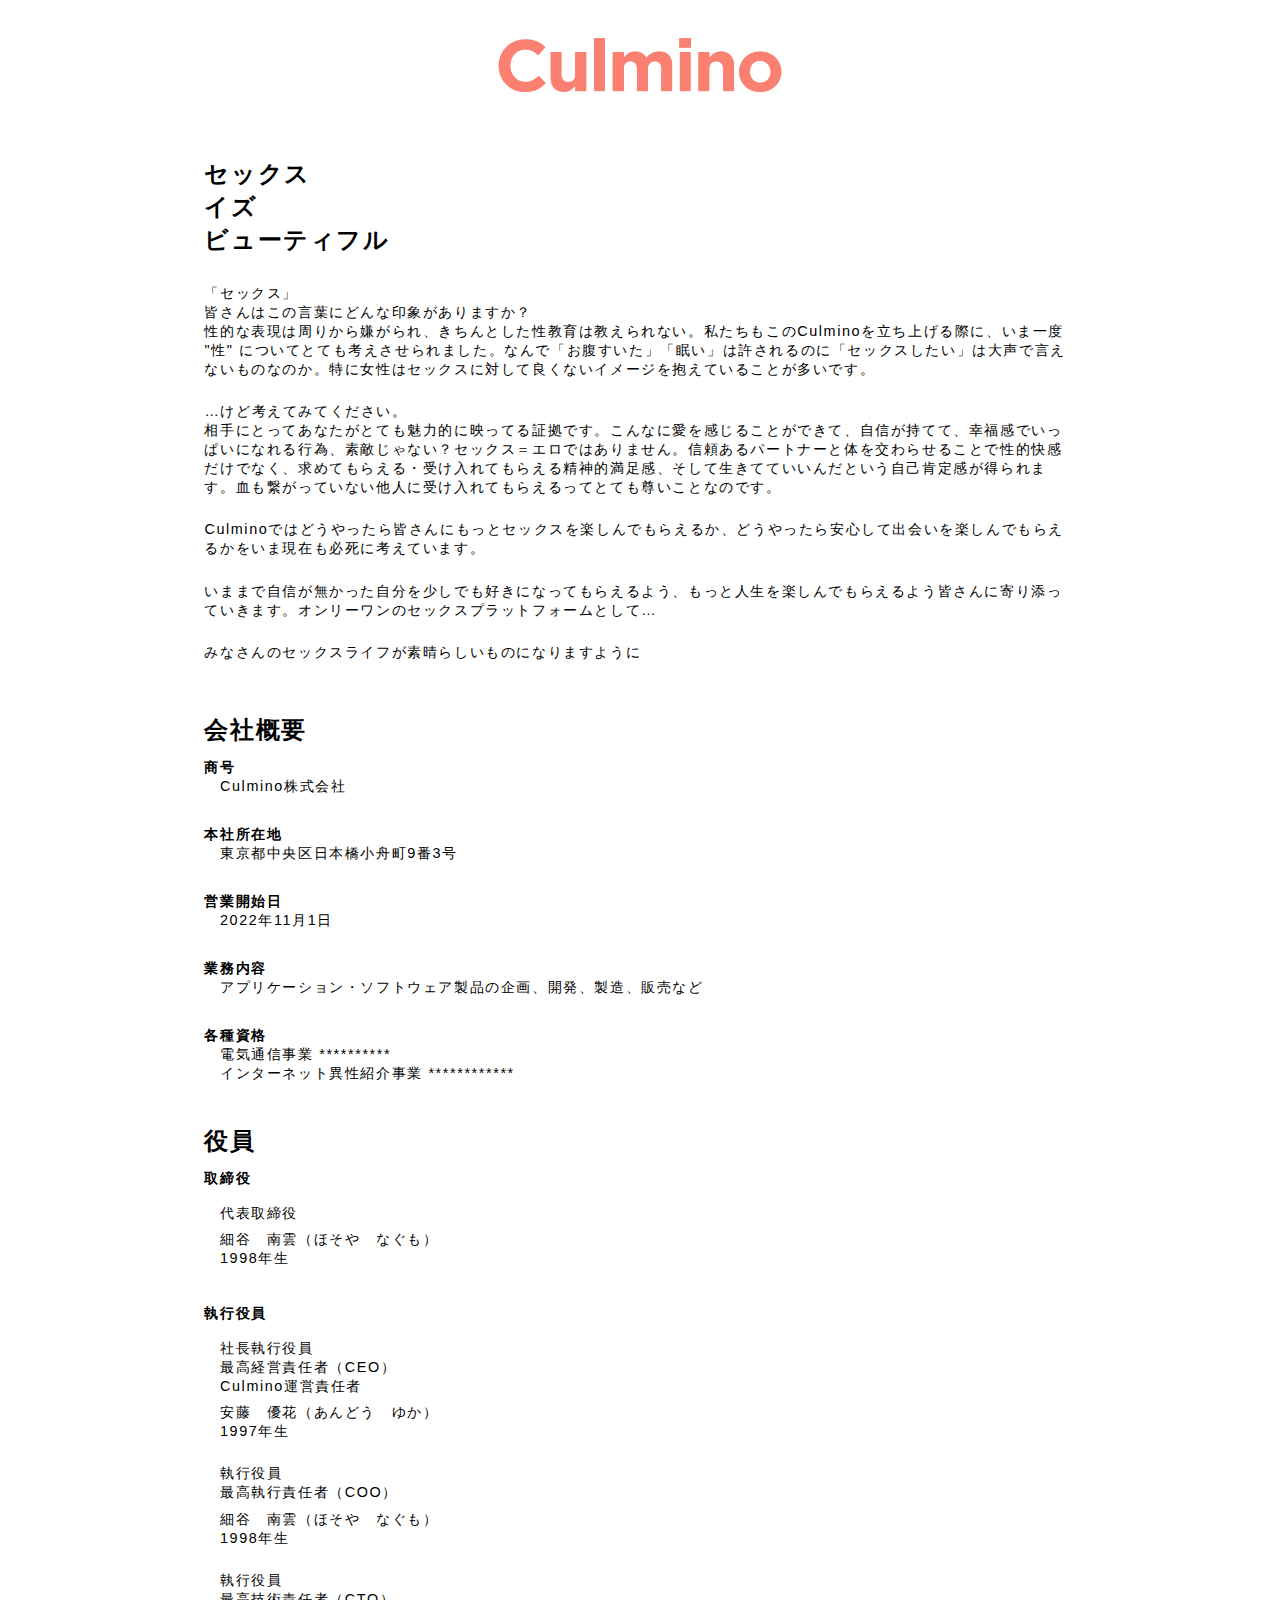
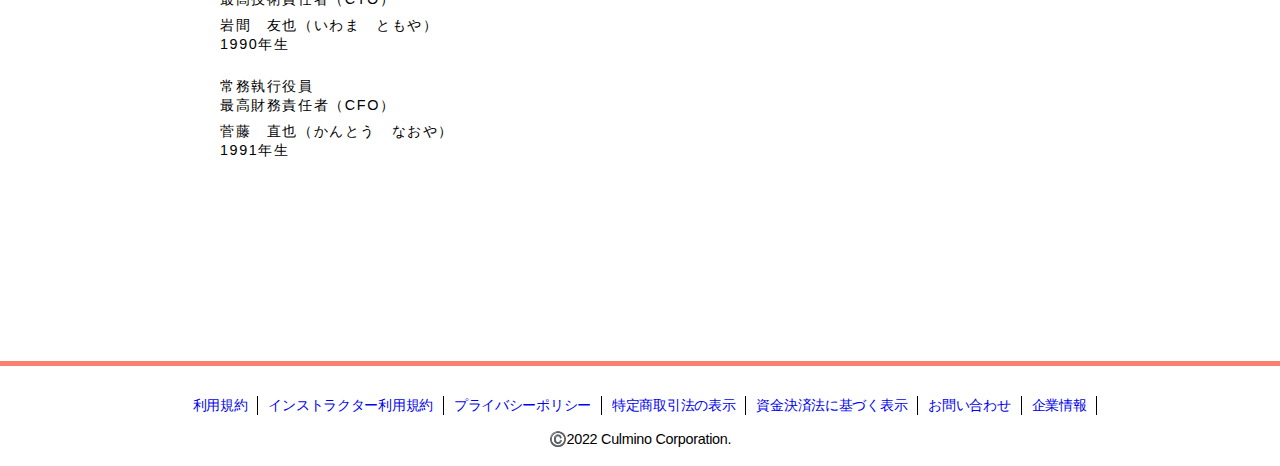
<file: index.html>
<!DOCTYPE html>
<html lang="ja">
<head>
  <meta charset="UTF-8">
  <meta http-equiv="X-UA-Compatible" content="IE=edge">
  <meta name="viewport" content="width=device-width, initial-scale=1.0">
  <title>Culmino</title>
  <!-- <link rel="stylesheet" href="https://unpkg.com/ress/dist/ress.min.css"> -->
  <link rel="stylesheet" href="css/reset.css">
  <link rel="stylesheet" href="css/styles.css">
</head>
<body>
  <header>
    <div class="hamburger-menu">
      <input type="checkbox" id="menu-btn-check">
      <label for="menu-btn-check" class="menu-btn"><span></span></label>
      <div class="menu-content">
        <ul>
          <li><a href="terms.html">利用規約</a></li>
          <li><a href="terms_instructor.html">インストラクター利用規約</a></li>
          <li><a href="privacy.html">プライバシーポリシー</a></li>
          <li><a href="commercial.html">特定商取引法の表示</a></li>
          <li><a href="settlement.html">資金決済法に基づく表示</a></li>
          <li><a href="contact.html">お問い合わせ</a></li>
          <li><a href="index.html">企業情報</a></li>
        </ul>
      </div>
    </div>
    <div class="top-logo">
      <a class="logo" href="#"><img src="image/mainlogo.png" alt="メインロゴ"></a>
    </div>
  </header>
  <section>
    <h1 class="heading">セックス<br>イズ<br>ビューティフル </h1>
    <p>
      <br>「セックス」
      <br>皆さんはこの言葉にどんな印象がありますか？
      <br>性的な表現は周りから嫌がられ、きちんとした性教育は教えられない。私たちもこのCulminoを立ち上げる際に、いま一度 "性" についてとても考えさせられました。なんで「お腹すいた」「眠い」は許されるのに「セックスしたい」は大声で言えないものなのか。特に女性はセックスに対して良くないイメージを抱えていることが多いです。
    </p>
    <p>
      <br>…けど考えてみてください。
      <br>相手にとってあなたがとても魅力的に映ってる証拠です。こんなに愛を感じることができて、自信が持てて、幸福感でいっぱいになれる行為、素敵じゃない？セックス＝エロではありません。信頼あるパートナーと体を交わらせることで性的快感だけでなく、求めてもらえる・受け入れてもらえる精神的満足感、そして生きてていいんだという自己肯定感が得られます。血も繋がっていない他人に受け入れてもらえるってとても尊いことなのです。
    </p>
    <p>
      <br>Culminoではどうやったら皆さんにもっとセックスを楽しんでもらえるか、どうやったら安心して出会いを楽しんでもらえるかをいま現在も必死に考えています。
    </p>
    <p>
      <br>いままで自信が無かった自分を少しでも好きになってもらえるよう、もっと人生を楽しんでもらえるよう皆さんに寄り添っていきます。オンリーワンのセックスプラットフォームとして…
    </p>
    <p>
      <br>みなさんのセックスライフが素晴らしいものになりますように
    </p>
    <br>
    <br>
    <h1 class="heading">会社概要</h1>
    <table>
      <tbody>
        <tr>
          <th>商号</th>
          <td>　Culmino株式会社</td>
        </tr>
        <tr>
          <th>本社所在地</th>
          <td>　東京都中央区日本橋小舟町9番3号</td>
        </tr>
        <tr>
          <th>営業開始日</th>
          <td>　2022年11月1日</td>
        </tr>
        <tr>
          <th>業務内容</th>
          <td>　アプリケーション・ソフトウェア製品の企画、開発、製造、販売など</td>
        </tr>
        <tr>
          <th>各種資格</th>
          <td>　電気通信事業 **********</td>
          <td>　インターネット異性紹介事業 ************</td>
        </tr>
      </tbody>
    </table>
    <h1 class="heading">役員</h1>
    <table>
      <tbody>
        <tr>
          <th>取締役</th>
          <td>
            <br>
            <p>　代表取締役
            </p>
            <p>　細谷　南雲（ほそや　なぐも）
              <br>　1998年生
            </p>
          </td>
        </tr>
        <tr>
          <th>執行役員</th>
          <td>
            <br>
            <p>　社長執行役員
              <br>　最高経営責任者（CEO）
              <br>　Culmino運営責任者
            </p>
            <p>　安藤　優花（あんどう　ゆか）
              <br>　1997年生
            </p>
            <br>
            <p>　執行役員
              <br>　最高執行責任者（COO）
            </p>
            <p>　細谷　南雲（ほそや　なぐも）
              <br>　1998年生
            </p>
            <br>
            <p>　執行役員
              <br>　最高技術責任者（CTO）
            </p>
            <p>　岩間　友也（いわま　ともや）
              <br>　1990年生
            </p>
            <br>
            <p>　常務執行役員
              <br>　最高財務責任者（CFO）
            </p>
            <p>　菅藤　直也（かんとう　なおや）
              <br>　1991年生
            </p>
          </td>
        </tr>
      </tbody>
    </table>
  </section>
  <style>
    tr {
      display: block;
      margin-bottom: 2em;
    }
    
    th,td {
      display: block;
      text-align: start;
    }
  </style>
  <footer>
    <ul>
      <li><a href="terms.html">利用規約</a></li>
      <li><a href="terms_instructor.html">インストラクター利用規約</a></li>
      <li><a href="privacy.html">プライバシーポリシー</a></li>
      <li><a href="commercial.html">特定商取引法の表示</a></li>
      <li><a href="settlement.html">資金決済法に基づく表示</a></li>
      <li><a href="contact.html">お問い合わせ</a></li>
      <li><a href="index.html">企業情報</a></li>
        <!-- <li><a href="https://girlsfunding.jp/terms">利用規約</a></li>
        <li><a href="https://girlsfunding.jp/privacy">プライバシーポリシー</a></li>
        <li><a href="https://girlsfunding.jp/commercial">特定商取引法の表示</a></li>
        <li><a href="https://girlsfunding.jp/settlement">資金決済法に基づく表示</a></li>
        <li><a href="https://girlsfunding.jp/contact">お問い合わせ</a></li>
        <li><a href="https://girlsfunding.jp/company">企業情報</a></li>
        <a href="https://girlsfunding.jp/agent/login">　GFエージェント</a> -->
    </ul>
    <br>
    <span>©️2022 Culmino Corporation.</span>
  </footer>
  <style>
    footer {
      letter-spacing: -0.02em;
      margin: 150px 0 0;
      padding: 30px 0 18px;
      border-top: 5px solid #FA8072;
      text-align: center;
    }
    
    footer ul {
      display: -webkit-box;
      display: -ms-flexbox;
      display: flex;
      -ms-flex-wrap: wrap;
          flex-wrap: wrap;
      -webkit-box-pack: center;
          -ms-flex-pack: center;
              justify-content: center;
    }
    
    footer li {
      padding: 0 10px;
      border-right: 1px solid;
    }
    
    /* footer .gf-agent {
      display: block;
      margin: 5px 0 30px;
    } */
    
    @media screen and (max-width: 670px) {
      footer {
        margin: 120px 0 70px;
        padding: 14px 0;
      }
      footer ul {
        display: none;
      }
      footer span {
        font-size: 10px;
      }
    }
  </style>
</body>
</html>
</file>
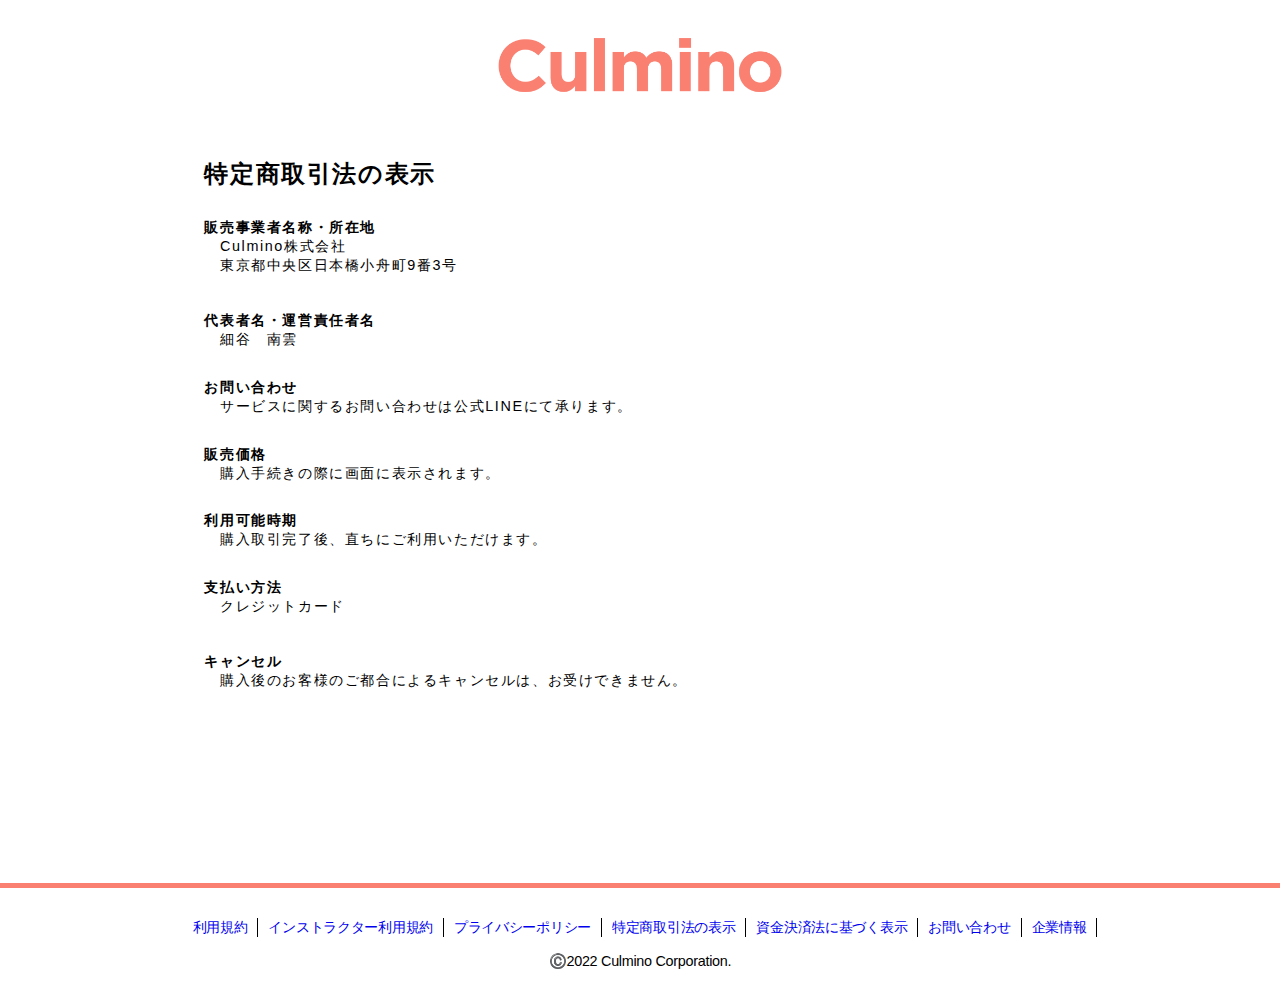
<file: commercial.html>
<!DOCTYPE html>
<html lang="ja">
<head>
  <meta charset="UTF-8">
  <meta http-equiv="X-UA-Compatible" content="IE=edge">
  <meta name="viewport" content="width=device-width, initial-scale=1.0">
  <title>Culmino</title>
  <!-- <link rel="stylesheet" href="https://unpkg.com/ress/dist/ress.min.css"> -->
  <link rel="stylesheet" href="css/reset.css">
  <link rel="stylesheet" href="css/styles.css">
</head>
<body>
  <header>
    <div class="hamburger-menu">
      <input type="checkbox" id="menu-btn-check">
      <label for="menu-btn-check" class="menu-btn"><span></span></label>
      <div class="menu-content">
        <ul>
          <li><a href="terms.html">利用規約</a></li>
          <li><a href="terms_instructor.html">インストラクター利用規約</a></li>
          <li><a href="privacy.html">プライバシーポリシー</a></li>
          <li><a href="commercial.html">特定商取引法の表示</a></li>
          <li><a href="settlement.html">資金決済法に基づく表示</a></li>
          <li><a href="contact.html">お問い合わせ</a></li>
          <li><a href="index.html">企業情報</a></li>
        </ul>
      </div>
    </div>
    <div class="top-logo">
      <a class="logo" href="#"><img src="image/mainlogo.png" alt="メインロゴ"></a>
    </div>
  </header>
  <section>
    <h1 class="heading">特定商取引法の表示</h1>
    <div>
      <br>
    </div>
    <table>
      <tbody>
        <tr>
          <th>販売事業者名称・所在地</th>
          <td>
            <p>　Culmino株式会社
            <br>　東京都中央区日本橋小舟町9番3号</p>
          </td>
        </tr>
        <tr>
          <th>代表者名・運営責任者名</th>
          <td>　細谷　南雲</td>
        </tr>
        <tr>
          <th>お問い合わせ</th>
          <td>　サービスに関するお問い合わせは公式LINEにて承ります。</td>
        </tr>
        <tr>
          <th>販売価格</th>
          <td>　購入手続きの際に画面に表示されます。</td>
        </tr>
        <tr>
          <th>利用可能時期</th>
          <td>　購入取引完了後、直ちにご利用いただけます。</td>
        </tr>
        <tr>
          <th>支払い方法</th>
          <td>
            <p>　クレジットカード
            <!-- <br>　AppleID -->
            <!-- <br>　GooglePlay</p> -->
            </p>
          </td>
        </tr>
        <tr>
          <th>キャンセル</th>
          <td>　購入後のお客様のご都合によるキャンセルは、お受けできません。</td>
        </tr>
      </tbody>
    </table>
  </section>
  <style>
    tr {
      display: block;
      margin-bottom: 2em;
    }
    
    th,td {
      display: block;
      text-align: start;
    }
  </style>
  <footer>
    <ul>
      <li><a href="terms.html">利用規約</a></li>
      <li><a href="terms_instructor.html">インストラクター利用規約</a></li>
      <li><a href="privacy.html">プライバシーポリシー</a></li>
      <li><a href="commercial.html">特定商取引法の表示</a></li>
      <li><a href="settlement.html">資金決済法に基づく表示</a></li>
      <li><a href="contact.html">お問い合わせ</a></li>
      <li><a href="index.html">企業情報</a></li>
        <!-- <li><a href="https://girlsfunding.jp/terms">利用規約</a></li>
        <li><a href="https://girlsfunding.jp/privacy">プライバシーポリシー</a></li>
        <li><a href="https://girlsfunding.jp/commercial">特定商取引法の表示</a></li>
        <li><a href="https://girlsfunding.jp/settlement">資金決済法に基づく表示</a></li>
        <li><a href="https://girlsfunding.jp/contact">お問い合わせ</a></li>
        <li><a href="https://girlsfunding.jp/company">企業情報</a></li>
        <a href="https://girlsfunding.jp/agent/login">　GFエージェント</a> -->
    </ul>
    <br>
    <span>©️2022 Culmino Corporation.</span>
  </footer>
  <style>
    footer {
      letter-spacing: -0.02em;
      margin: 150px 0 0;
      padding: 30px 0 18px;
      border-top: 5px solid #FA8072;
      text-align: center;
    }
    
    footer ul {
      display: -webkit-box;
      display: -ms-flexbox;
      display: flex;
      -ms-flex-wrap: wrap;
          flex-wrap: wrap;
      -webkit-box-pack: center;
          -ms-flex-pack: center;
              justify-content: center;
    }
    
    footer li {
      padding: 0 10px;
      border-right: 1px solid;
    }
    
    /* footer .gf-agent {
      display: block;
      margin: 5px 0 30px;
    } */
    
    @media screen and (max-width: 670px) {
      footer {
        margin: 120px 0 70px;
        padding: 14px 0;
      }
      footer ul {
        display: none;
      }
      footer span {
        font-size: 10px;
      }
    }
  </style>
</body>
</html>
</file>
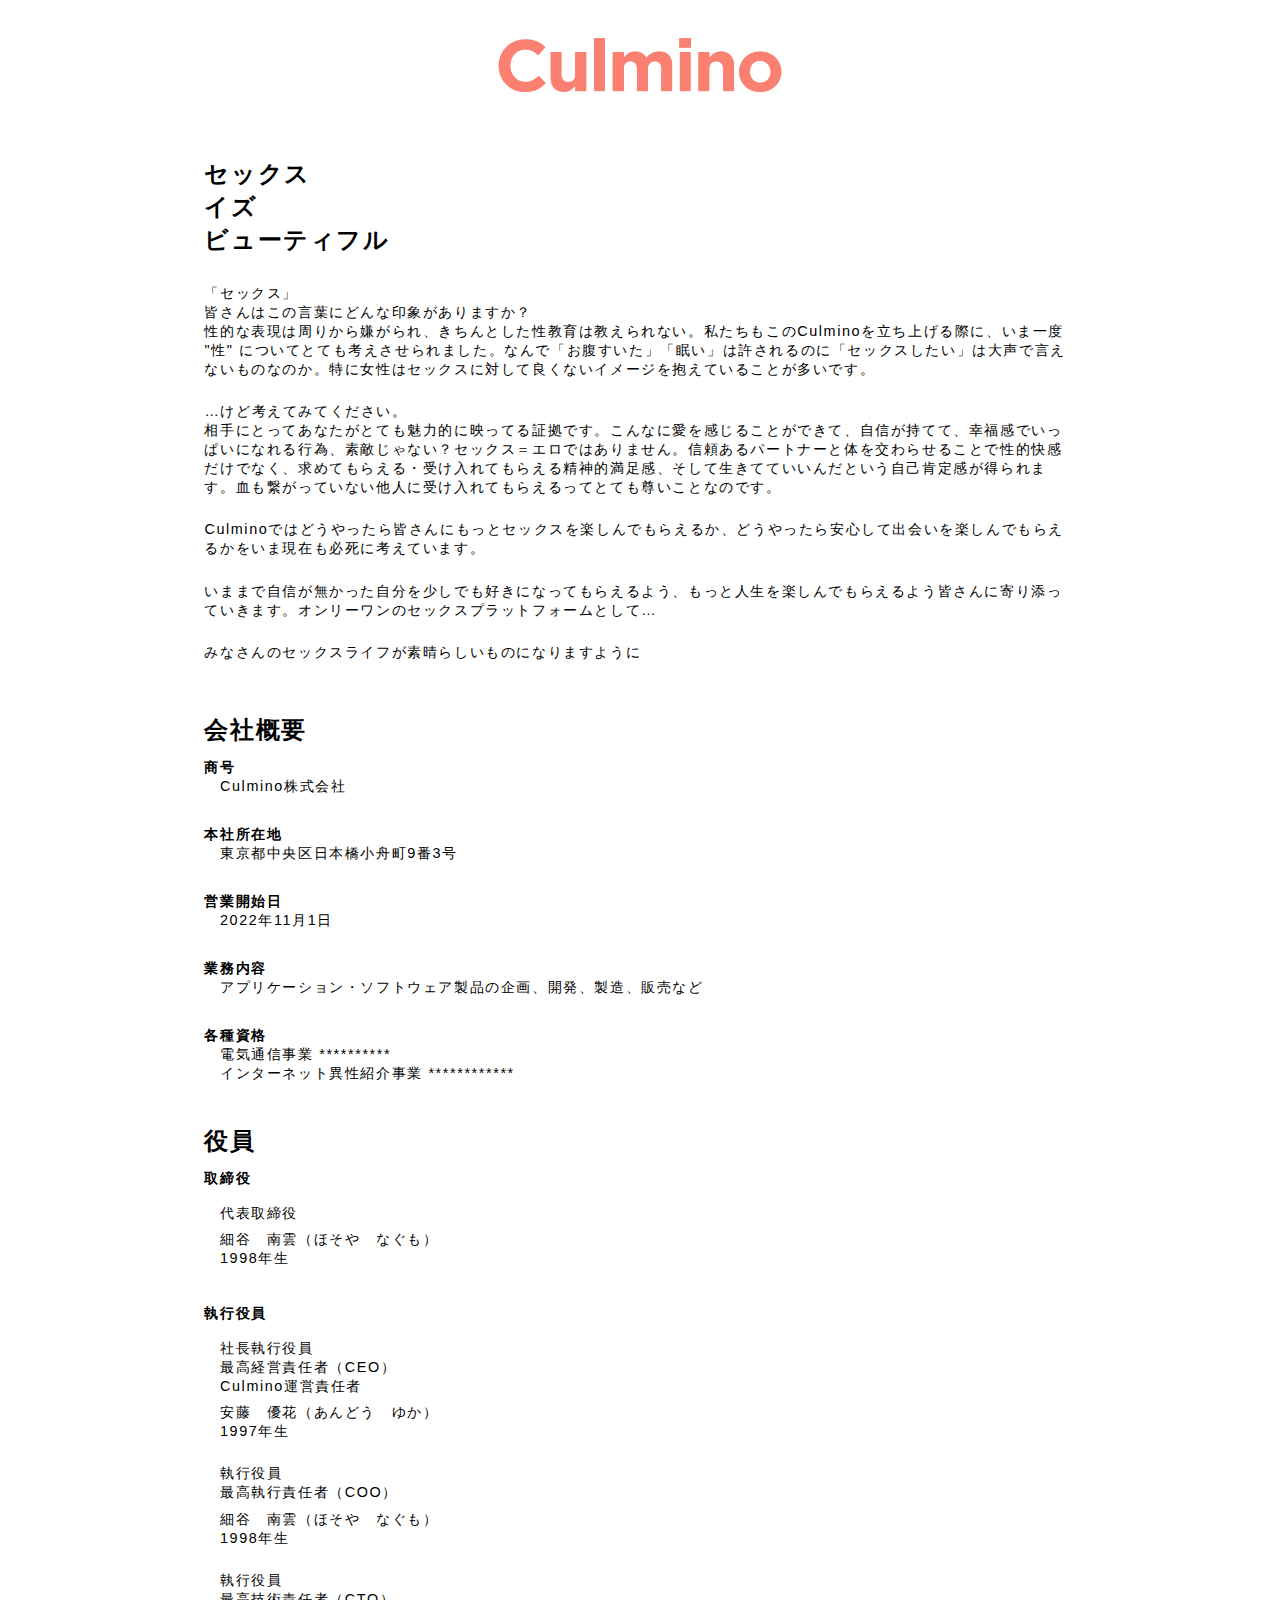
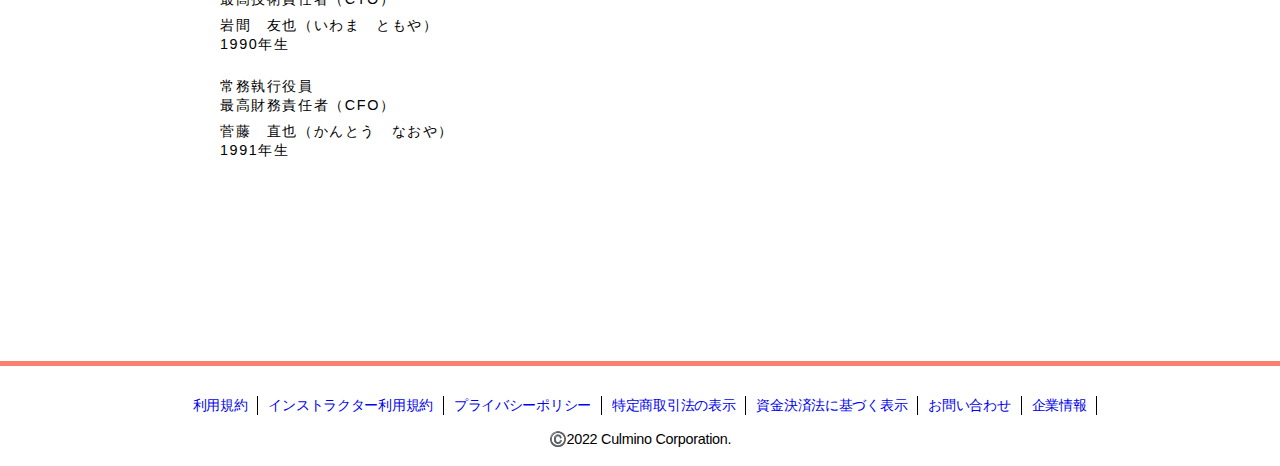
<file: company.html>
<!DOCTYPE html>
<html lang="ja">
<head>
  <meta charset="UTF-8">
  <meta http-equiv="X-UA-Compatible" content="IE=edge">
  <meta name="viewport" content="width=device-width, initial-scale=1.0">
  <title>Culmino</title>
  <!-- <link rel="stylesheet" href="https://unpkg.com/ress/dist/ress.min.css"> -->
  <link rel="stylesheet" href="css/reset.css">
  <link rel="stylesheet" href="css/styles.css">
</head>
<body>
  <header class="top-logo">
    <a class="logo" href="#"><img src="image/mainlogo.png" alt="メインロゴ"></a>
  </header>
  <section>
    <h1 class="heading">セックス<br>イズ<br>ビューティフル </h1>
    <p>
      <br>「セックス」
      <br>皆さんはこの言葉にどんな印象がありますか？
      <br>性的な表現は周りから嫌がられ、きちんとした性教育は教えられない。私たちもこのCulminoを立ち上げる際に、いま一度 "性" についてとても考えさせられました。なんで「お腹すいた」「眠い」は許されるのに「セックスしたい」は大声で言えないものなのか。特に女性はセックスに対して良くないイメージを抱えていることが多いです。
    </p>
    <p>
      <br>…けど考えてみてください。
      <br>相手にとってあなたがとても魅力的に映ってる証拠です。こんなに愛を感じることができて、自信が持てて、幸福感でいっぱいになれる行為、素敵じゃない？セックス＝エロではありません。信頼あるパートナーと体を交わらせることで性的快感だけでなく、求めてもらえる・受け入れてもらえる精神的満足感、そして生きてていいんだという自己肯定感が得られます。血も繋がっていない他人に受け入れてもらえるってとても尊いことなのです。
    </p>
    <p>
      <br>Culminoではどうやったら皆さんにもっとセックスを楽しんでもらえるか、どうやったら安心して出会いを楽しんでもらえるかをいま現在も必死に考えています。
    </p>
    <p>
      <br>いままで自信が無かった自分を少しでも好きになってもらえるよう、もっと人生を楽しんでもらえるよう皆さんに寄り添っていきます。オンリーワンのセックスプラットフォームとして…
    </p>
    <p>
      <br>みなさんのセックスライフが素晴らしいものになりますように
    </p>
    <br>
    <br>
    <h1 class="heading">会社概要</h1>
    <table>
      <tbody>
        <tr>
          <th>商号</th>
          <td>　Culmino株式会社</td>
        </tr>
        <tr>
          <th>本社所在地</th>
          <td>　東京都中央区日本橋小舟町9番3号</td>
        </tr>
        <tr>
          <th>営業開始日</th>
          <td>　2022年11月1日</td>
        </tr>
        <tr>
          <th>業務内容</th>
          <td>　アプリケーション・ソフトウェア製品の企画、開発、製造、販売など</td>
        </tr>
        <tr>
          <th>各種資格</th>
          <td>　電気通信事業 **********</td>
          <td>　インターネット異性紹介事業 ************</td>
        </tr>
      </tbody>
    </table>
    <h1 class="heading">役員</h1>
    <table>
      <tbody>
        <tr>
          <th>取締役</th>
          <td>
            <br>
            <p>　代表取締役
            </p>
            <p>　細谷　南雲（ほそや　なぐも）
              <br>　1998年生
            </p>
          </td>
        </tr>
        <tr>
          <th>執行役員</th>
          <td>
            <br>
            <p>　社長執行役員
              <br>　最高経営責任者（CEO）
              <br>　Culmino運営責任者
            </p>
            <p>　安藤　優花（あんどう　ゆか）
              <br>　1997年生
            </p>
            <br>
            <p>　執行役員
              <br>　最高執行責任者（COO）
            </p>
            <p>　細谷　南雲（ほそや　なぐも）
              <br>　1998年生
            </p>
            <br>
            <p>　執行役員
              <br>　最高技術責任者（CTO）
            </p>
            <p>　岩間　友也（いわま　ともや）
              <br>　1990年生
            </p>
            <br>
            <p>　常務執行役員
              <br>　最高財務責任者（CFO）
            </p>
            <p>　菅藤　直也（かんとう　なおや）
              <br>　1991年生
            </p>
          </td>
        </tr>
      </tbody>
    </table>
  </section>
  <style>
    tr {
      display: block;
      margin-bottom: 2em;
    }
    
    th,td {
      display: block;
      text-align: start;
    }
  </style>
  <footer>
    <ul>
      <li><a href="terms.html">利用規約</a></li>
      <li><a href="terms_instructor.html">インストラクター利用規約</a></li>
      <li><a href="privacy.html">プライバシーポリシー</a></li>
      <li><a href="commercial.html">特定商取引法の表示</a></li>
      <li><a href="settlement.html">資金決済法に基づく表示</a></li>
      <li><a href="contact.html">お問い合わせ</a></li>
      <li><a href="company.html">企業情報</a></li>
        <!-- <li><a href="https://girlsfunding.jp/terms">利用規約</a></li>
        <li><a href="https://girlsfunding.jp/privacy">プライバシーポリシー</a></li>
        <li><a href="https://girlsfunding.jp/commercial">特定商取引法の表示</a></li>
        <li><a href="https://girlsfunding.jp/settlement">資金決済法に基づく表示</a></li>
        <li><a href="https://girlsfunding.jp/contact">お問い合わせ</a></li>
        <li><a href="https://girlsfunding.jp/company">企業情報</a></li>
        <a href="https://girlsfunding.jp/agent/login">　GFエージェント</a> -->
    </ul>
    <br>
    <span>©️2022 Culmino Corporation.</span>
  </footer>
  <style>
    footer {
      letter-spacing: -0.02em;
      margin: 150px 0 0;
      padding: 30px 0 18px;
      border-top: 5px solid #FA8072;
      text-align: center;
    }
    
    footer ul {
      display: -webkit-box;
      display: -ms-flexbox;
      display: flex;
      -ms-flex-wrap: wrap;
          flex-wrap: wrap;
      -webkit-box-pack: center;
          -ms-flex-pack: center;
              justify-content: center;
    }
    
    footer li {
      padding: 0 10px;
      border-right: 1px solid;
    }
    
    /* footer .gf-agent {
      display: block;
      margin: 5px 0 30px;
    } */
    
    @media screen and (max-width: 999px) {
      footer {
        margin: 120px 0 70px;
        padding: 14px 0;
      }
      footer ul {
        display: none;
      }
      footer span {
        font-size: 10px;
      }
    }
  </style>
</body>
</html>
</file>
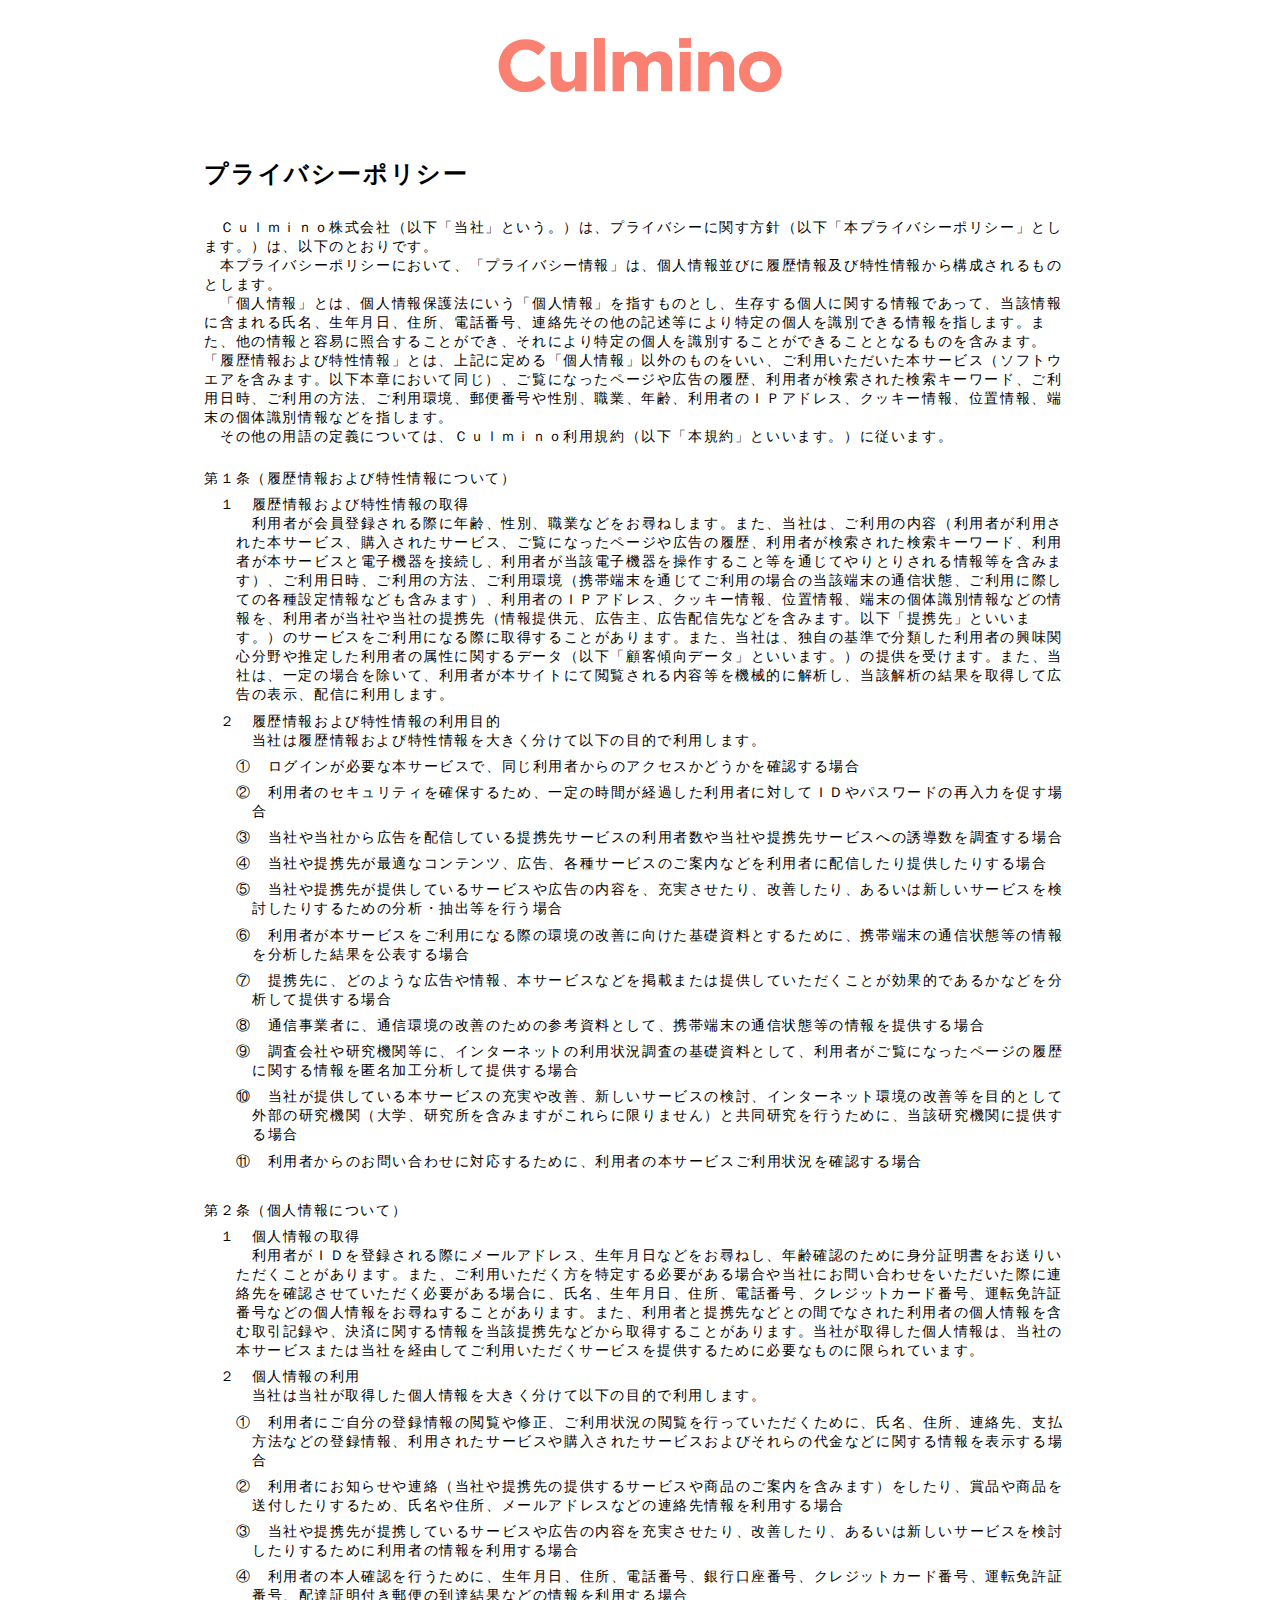
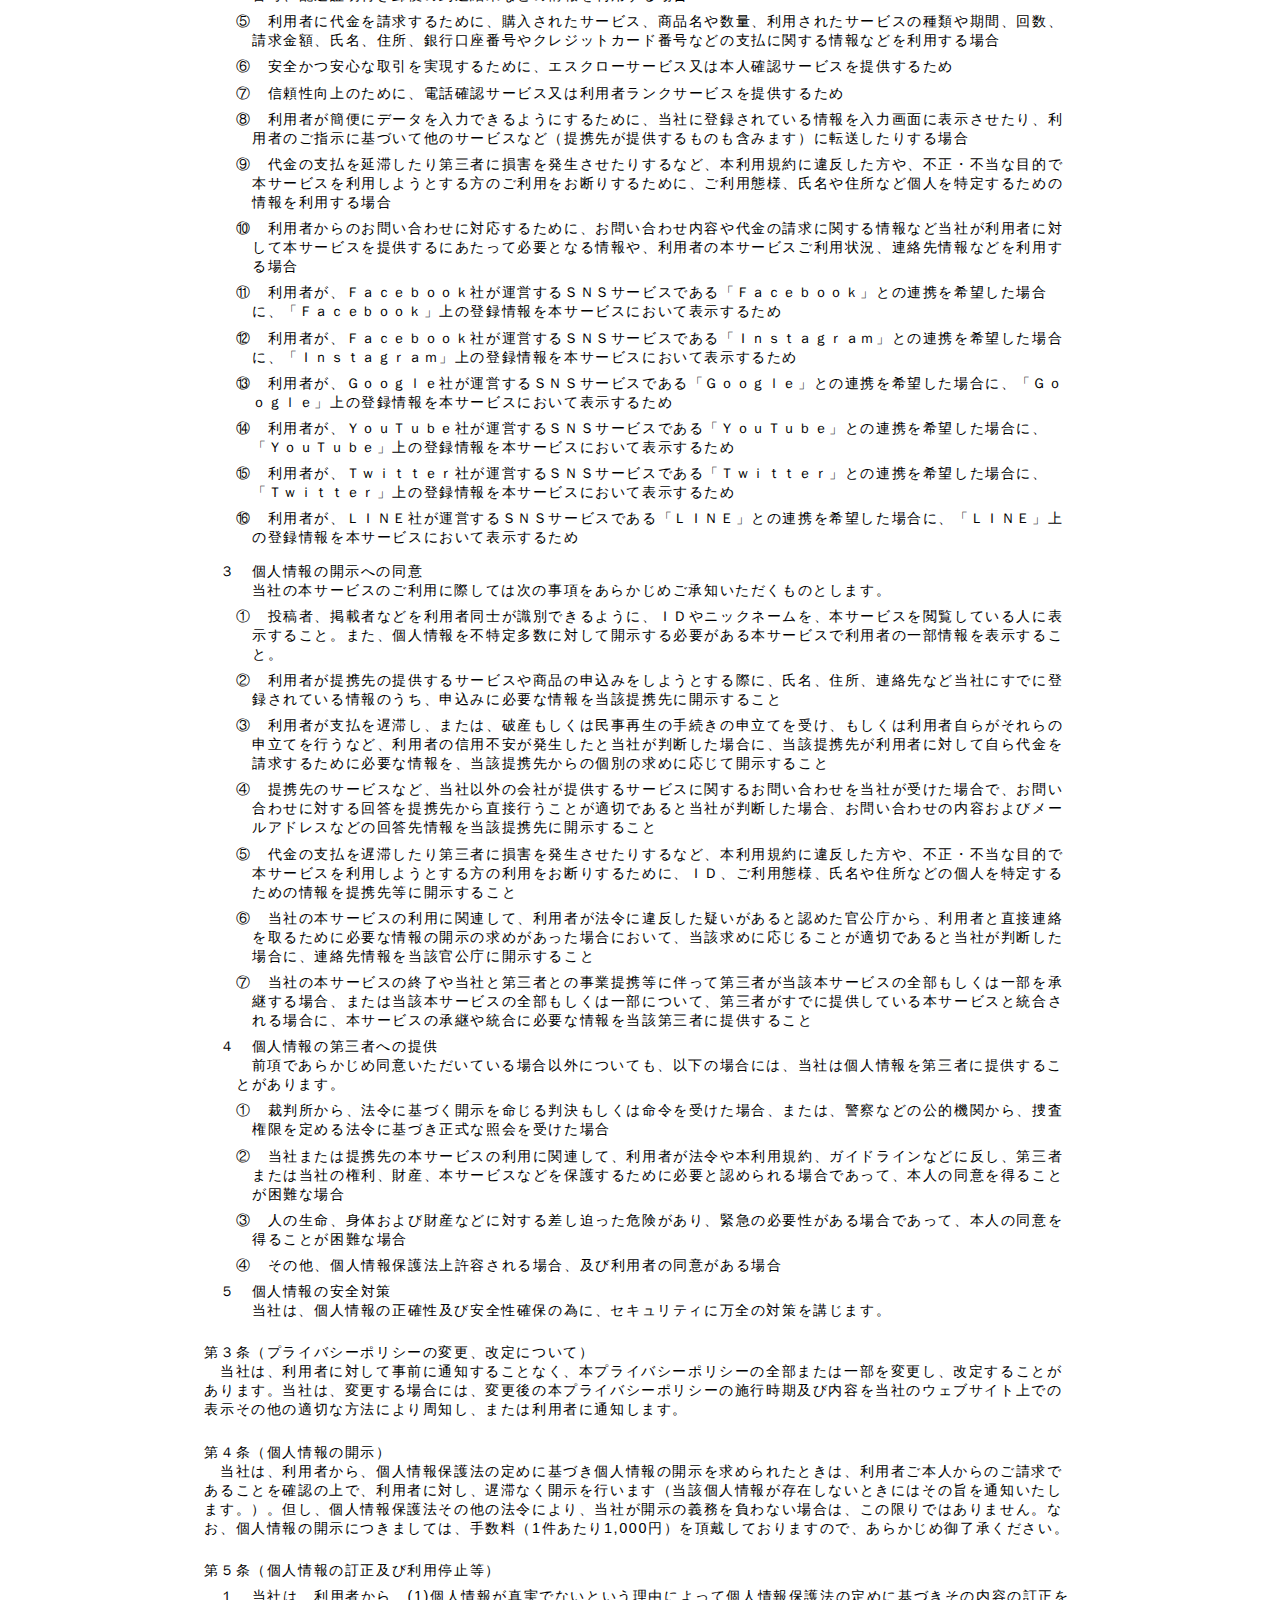
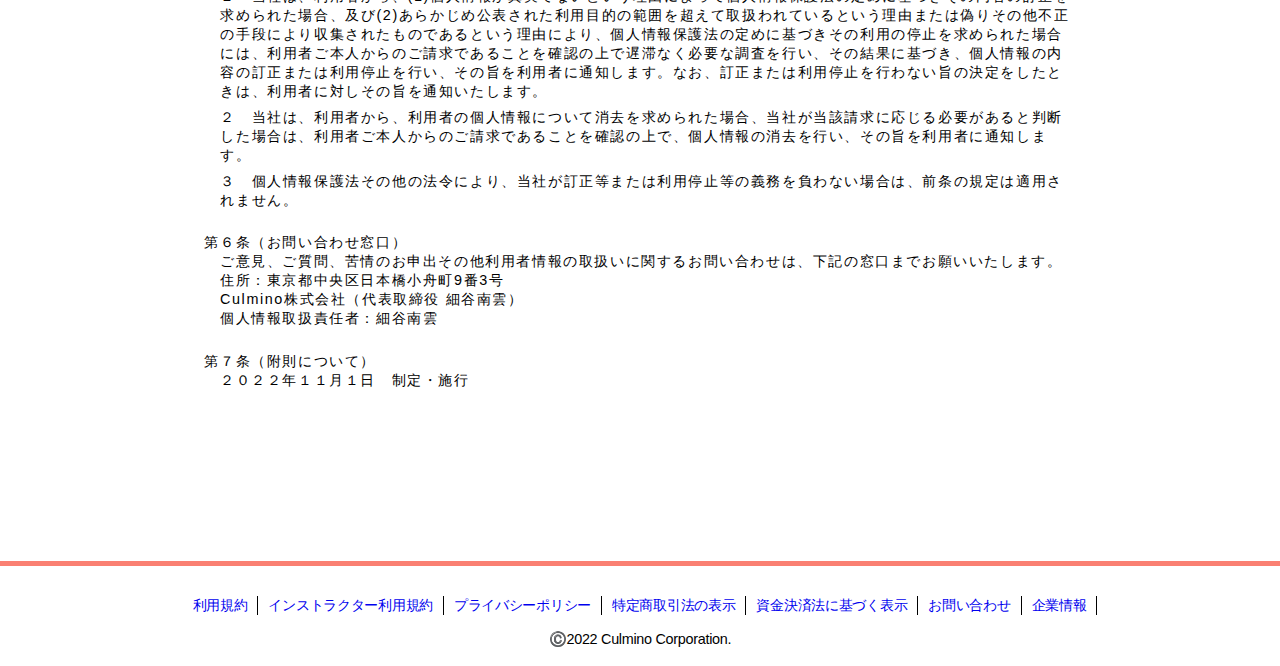
<file: privacy.html>
<!DOCTYPE html>
<html lang="ja">
<head>
  <meta charset="UTF-8">
  <meta http-equiv="X-UA-Compatible" content="IE=edge">
  <meta name="viewport" content="width=device-width, initial-scale=1.0">
  <title>Culmino</title>
  <!-- <link rel="stylesheet" href="https://unpkg.com/ress/dist/ress.min.css"> -->
  <link rel="stylesheet" href="css/reset.css">
  <link rel="stylesheet" href="css/styles.css">
</head>
<body>
  <header>
    <div class="hamburger-menu">
      <input type="checkbox" id="menu-btn-check">
      <label for="menu-btn-check" class="menu-btn"><span></span></label>
      <div class="menu-content">
        <ul>
          <li><a href="terms.html">利用規約</a></li>
          <li><a href="terms_instructor.html">インストラクター利用規約</a></li>
          <li><a href="privacy.html">プライバシーポリシー</a></li>
          <li><a href="commercial.html">特定商取引法の表示</a></li>
          <li><a href="settlement.html">資金決済法に基づく表示</a></li>
          <li><a href="contact.html">お問い合わせ</a></li>
          <li><a href="index.html">企業情報</a></li>
        </ul>
      </div>
    </div>
    <div class="top-logo">
      <a class="logo" href="#"><img src="image/mainlogo.png" alt="メインロゴ"></a>
    </div>
  </header>
  <section>
    <h1 class="heading">プライバシーポリシー</h1>
    <p>
      <br>　Ｃｕｌｍｉｎｏ株式会社（以下「当社」という。）は、プライバシーに関す方針（以下「本プライバシーポリシー」とします。）は、以下のとおりです。
      <br>　本プライバシーポリシーにおいて、「プライバシー情報」は、個人情報並びに履歴情報及び特性情報から構成されるものとします。
      <br>　「個人情報」とは、個人情報保護法にいう「個人情報」を指すものとし、生存する個人に関する情報であって、当該情報に含まれる氏名、生年月日、住所、電話番号、連絡先その他の記述等により特定の個人を識別できる情報を指します。また、他の情報と容易に照合することができ、それにより特定の個人を識別することができることとなるものを含みます。「履歴情報および特性情報」とは、上記に定める「個人情報」以外のものをいい、ご利用いただいた本サービス（ソフトウエアを含みます。以下本章において同じ）、ご覧になったページや広告の履歴、利用者が検索された検索キーワード、ご利用日時、ご利用の方法、ご利用環境、郵便番号や性別、職業、年齢、利用者のＩＰアドレス、クッキー情報、位置情報、端末の個体識別情報などを指します。
      <br>　その他の用語の定義については、Ｃｕｌｍｉｎｏ利用規約（以下「本規約」といいます。）に従います。
      </p>
    <p>
      <br>第１条（履歴情報および特性情報について）
    </p>
    <div class="flex">
      <p class="number1">１</p>
      <p>　履歴情報および特性情報の取得
        <br>　利用者が会員登録される際に年齢、性別、職業などをお尋ねします。また、当社は、ご利用の内容（利用者が利用された本サービス、購入されたサービス、ご覧になったページや広告の履歴、利用者が検索された検索キーワード、利用者が本サービスと電子機器を接続し、利用者が当該電子機器を操作すること等を通じてやりとりされる情報等を含みます）、ご利用日時、ご利用の方法、ご利用環境（携帯端末を通じてご利用の場合の当該端末の通信状態、ご利用に際しての各種設定情報なども含みます）、利用者のＩＰアドレス、クッキー情報、位置情報、端末の個体識別情報などの情報を、利用者が当社や当社の提携先（情報提供元、広告主、広告配信先などを含みます。以下「提携先」といいます。）のサービスをご利用になる際に取得することがあります。また、当社は、独自の基準で分類した利用者の興味関心分野や推定した利用者の属性に関するデータ（以下「顧客傾向データ」といいます。）の提供を受けます。また、当社は、一定の場合を除いて、利用者が本サイトにて閲覧される内容等を機械的に解析し、当該解析の結果を取得して広告の表示、配信に利用します。
      </p>
    </div>
    <div class="flex">
      <p class="number1">２</p>
      <p>　履歴情報および特性情報の利用目的
      <br>　当社は履歴情報および特性情報を大きく分けて以下の目的で利用します。</p>
    </div>
    <div class="flex">
      <p class="number2">①</p>
      <p>　ログインが必要な本サービスで、同じ利用者からのアクセスかどうかを確認する場合</p>
    </div>
    <div class="flex">
      <p class="number2">②</p>
      <p>　利用者のセキュリティを確保するため、一定の時間が経過した利用者に対してＩＤやパスワードの再入力を促す場合</p>
    </div>
    <div class="flex">
      <p class="number2">③</p>
      <p>　当社や当社から広告を配信している提携先サービスの利用者数や当社や提携先サービスへの誘導数を調査する場合</p>
    </div>
    <div class="flex">
      <p class="number2">④</p>
      <p>　当社や提携先が最適なコンテンツ、広告、各種サービスのご案内などを利用者に配信したり提供したりする場合</p>
    </div>
    <div class="flex">
      <p class="number2">⑤</p>
      <p>　当社や提携先が提供しているサービスや広告の内容を、充実させたり、改善したり、あるいは新しいサービスを検討したりするための分析・抽出等を行う場合</p>
    </div>
    <div class="flex">
      <p class="number2">⑥</p>
      <p>　利用者が本サービスをご利用になる際の環境の改善に向けた基礎資料とするために、携帯端末の通信状態等の情報を分析した結果を公表する場合</p>
    </div>
    <div class="flex">
      <p class="number2">⑦</p>
      <p>　提携先に、どのような広告や情報、本サービスなどを掲載または提供していただくことが効果的であるかなどを分析して提供する場合</p>
    </div>
    <div class="flex">
      <p class="number2">⑧</p>
      <p>　通信事業者に、通信環境の改善のための参考資料として、携帯端末の通信状態等の情報を提供する場合</p>
    </div>
    <div class="flex">
      <p class="number2">⑨</p>
      <p>　調査会社や研究機関等に、インターネットの利用状況調査の基礎資料として、利用者がご覧になったページの履歴に関する情報を匿名加工分析して提供する場合</p>
    </div>
    <div class="flex">
      <p class="number2">⑩</p>
      <p>　当社が提供している本サービスの充実や改善、新しいサービスの検討、インターネット環境の改善等を目的として外部の研究機関（大学、研究所を含みますがこれらに限りません）と共同研究を行うために、当該研究機関に提供する場合</p>
    </div>
    <div class="flex">
      <p class="number2">⑪</p>
      <p>　利用者からのお問い合わせに対応するために、利用者の本サービスご利用状況を確認する場合</p>
    </div>
    <p></p>
    <p>
      <br>第２条（個人情報について）
    </p>
    <div class="flex">
        <p class="number1">１</p>
        <p>　個人情報の取得
          <br>　利用者がＩＤを登録される際にメールアドレス、生年月日などをお尋ねし、年齢確認のために身分証明書をお送りいただくことがあります。また、ご利用いただく方を特定する必要がある場合や当社にお問い合わせをいただいた際に連絡先を確認させていただく必要がある場合に、氏名、生年月日、住所、電話番号、クレジットカード番号、運転免許証番号などの個人情報をお尋ねすることがあります。また、利用者と提携先などとの間でなされた利用者の個人情報を含む取引記録や、決済に関する情報を当該提携先などから取得することがあります。当社が取得した個人情報は、当社の本サービスまたは当社を経由してご利用いただくサービスを提供するために必要なものに限られています。
        </p>
    </div>
    <div class="flex">
      <p class="number1">２</p>
      <p>　個人情報の利用
        <br>　当社は当社が取得した個人情報を大きく分けて以下の目的で利用します。</p>
    </div>
    <div class="flex">
      <p class="number2">①</p>
      <p>　利用者にご自分の登録情報の閲覧や修正、ご利用状況の閲覧を行っていただくために、氏名、住所、連絡先、支払方法などの登録情報、利用されたサービスや購入されたサービスおよびそれらの代金などに関する情報を表示する場合</p>
    </div>
    <div class="flex">
      <p class="number2">②</p>
      <p>　利用者にお知らせや連絡（当社や提携先の提供するサービスや商品のご案内を含みます）をしたり、賞品や商品を送付したりするため、氏名や住所、メールアドレスなどの連絡先情報を利用する場合</p>
    </div>
    <div class="flex">
      <p class="number2">③</p>
      <p>　当社や提携先が提携しているサービスや広告の内容を充実させたり、改善したり、あるいは新しいサービスを検討したりするために利用者の情報を利用する場合</p>
    </div>
    <div class="flex">
      <p class="number2">④</p>
      <p>　利用者の本人確認を行うために、生年月日、住所、電話番号、銀行口座番号、クレジットカード番号、運転免許証番号、配達証明付き郵便の到達結果などの情報を利用する場合</p>
    </div>
    <div class="flex">
      <p class="number2">⑤</p>
     <p>　利用者に代金を請求するために、購入されたサービス、商品名や数量、利用されたサービスの種類や期間、回数、請求金額、氏名、住所、銀行口座番号やクレジットカード番号などの支払に関する情報などを利用する場合</p>
    </div>
    <div class="flex">
      <p class="number2">⑥</p>
      <p>　安全かつ安心な取引を実現するために、エスクローサービス又は本人確認サービスを提供するため</p>
    </div>
    <div class="flex">
      <p class="number2">⑦</p>
      <p>　信頼性向上のために、電話確認サービス又は利用者ランクサービスを提供するため</p>
    </div>
    <div class="flex">
      <p class="number2">⑧</p>
      <p>　利用者が簡便にデータを入力できるようにするために、当社に登録されている情報を入力画面に表示させたり、利用者のご指示に基づいて他のサービスなど（提携先が提供するものも含みます）に転送したりする場合</p>
    </div>
    <div class="flex">
      <p class="number2">⑨</p>
      <p>　代金の支払を延滞したり第三者に損害を発生させたりするなど、本利用規約に違反した方や、不正・不当な目的で本サービスを利用しようとする方のご利用をお断りするために、ご利用態様、氏名や住所など個人を特定するための情報を利用する場合</p>
    </div>
    <div class="flex">
      <p class="number2">⑩</p>
      <p>　利用者からのお問い合わせに対応するために、お問い合わせ内容や代金の請求に関する情報など当社が利用者に対して本サービスを提供するにあたって必要となる情報や、利用者の本サービスご利用状況、連絡先情報などを利用する場合</p>
    </div>
    <div class="flex">
      <p class="number2">⑪</p>
      <p>　利用者が、Ｆａｃｅｂｏｏｋ社が運営するＳＮＳサービスである「Ｆａｃｅｂｏｏｋ」との連携を希望した場合に、「Ｆａｃｅｂｏｏｋ」上の登録情報を本サービスにおいて表示するため</p>
    </div>
    <div class="flex">
      <p class="number2">⑫</p>
      <p>　利用者が、Ｆａｃｅｂｏｏｋ社が運営するＳＮＳサービスである「Ｉｎｓｔａｇｒａｍ」との連携を希望した場合に、「Ｉｎｓｔａｇｒａｍ」上の登録情報を本サービスにおいて表示するため</p>
    </div>
    <div class="flex">
      <p class="number2">⑬</p>
      <p>　利用者が、Ｇｏｏｇｌｅ社が運営するＳＮＳサービスである「Ｇｏｏｇｌｅ」との連携を希望した場合に、「Ｇｏｏｇｌｅ」上の登録情報を本サービスにおいて表示するため</p>
    </div>
    <div class="flex">
      <p class="number2">⑭</p>
      <p>　利用者が、ＹｏｕＴｕｂｅ社が運営するＳＮＳサービスである「ＹｏｕＴｕｂｅ」との連携を希望した場合に、「ＹｏｕＴｕｂｅ」上の登録情報を本サービスにおいて表示するため</p>
    </div>
    <div class="flex">
      <p class="number2">⑮</p>
      <p>　利用者が、Ｔｗｉｔｔｅｒ社が運営するＳＮＳサービスである「Ｔｗｉｔｔｅｒ」との連携を希望した場合に、「Ｔｗｉｔｔｅｒ」上の登録情報を本サービスにおいて表示するため</p>
    </div>
    <div class="flex">
      <p class="number2">⑯</p>
      <p>　利用者が、ＬＩＮＥ社が運営するＳＮＳサービスである「ＬＩＮＥ」との連携を希望した場合に、「ＬＩＮＥ」上の登録情報を本サービスにおいて表示するため</p>
    </div>
    <p></p>
    <div class="flex">
      <p class="number1">３</p>
      <p>　個人情報の開示への同意
      <br>　当社の本サービスのご利用に際しては次の事項をあらかじめご承知いただくものとします。</p>
    </div>
    <div class="flex">
      <p class="number2">①</p>
      <p>　投稿者、掲載者などを利用者同士が識別できるように、ＩＤやニックネームを、本サービスを閲覧している人に表示すること。また、個人情報を不特定多数に対して開示する必要がある本サービスで利用者の一部情報を表示すること。</p>
    </div>
    <div class="flex">
      <p class="number2">②</p>
      <p>　利用者が提携先の提供するサービスや商品の申込みをしようとする際に、氏名、住所、連絡先など当社にすでに登録されている情報のうち、申込みに必要な情報を当該提携先に開示すること</p>
    </div>
    <div class="flex">
      <p class="number2">③</p>
      <p>　利用者が支払を遅滞し、または、破産もしくは民事再生の手続きの申立てを受け、もしくは利用者自らがそれらの申立てを行うなど、利用者の信用不安が発生したと当社が判断した場合に、当該提携先が利用者に対して自ら代金を請求するために必要な情報を、当該提携先からの個別の求めに応じて開示すること</p>
    </div>
    <div class="flex">
      <p class="number2">④</p>
      <p>　提携先のサービスなど、当社以外の会社が提供するサービスに関するお問い合わせを当社が受けた場合で、お問い合わせに対する回答を提携先から直接行うことが適切であると当社が判断した場合、お問い合わせの内容およびメールアドレスなどの回答先情報を当該提携先に開示すること</p>
    </div>
    <div class="flex">
      <p class="number2">⑤</p>
      <p>　代金の支払を遅滞したり第三者に損害を発生させたりするなど、本利用規約に違反した方や、不正・不当な目的で本サービスを利用しようとする方の利用をお断りするために、ＩＤ、ご利用態様、氏名や住所などの個人を特定するための情報を提携先等に開示すること</p>
    </div>
    <div class="flex">
      <p class="number2">⑥</p>
      <p>　当社の本サービスの利用に関連して、利用者が法令に違反した疑いがあると認めた官公庁から、利用者と直接連絡を取るために必要な情報の開示の求めがあった場合において、当該求めに応じることが適切であると当社が判断した場合に、連絡先情報を当該官公庁に開示すること</p>
    </div>
    <div class="flex">
      <p class="number2">⑦</p>
      <p>　当社の本サービスの終了や当社と第三者との事業提携等に伴って第三者が当該本サービスの全部もしくは一部を承継する場合、または当該本サービスの全部もしくは一部について、第三者がすでに提供している本サービスと統合される場合に、本サービスの承継や統合に必要な情報を当該第三者に提供すること</p>
    </div>
    <div class="flex">
      <p class="number1">４</p>
      <p>　個人情報の第三者への提供
      <br>　前項であらかじめ同意いただいている場合以外についても、以下の場合には、当社は個人情報を第三者に提供することがあります。</p>
    </div>
    <div class="flex">
      <p class="number2">①</p>
      <p>　裁判所から、法令に基づく開示を命じる判決もしくは命令を受けた場合、または、警察などの公的機関から、捜査権限を定める法令に基づき正式な照会を受けた場合</p>
    </div>
    <div class="flex">
      <p class="number2">②</p>
      <p>　当社または提携先の本サービスの利用に関連して、利用者が法令や本利用規約、ガイドラインなどに反し、第三者または当社の権利、財産、本サービスなどを保護するために必要と認められる場合であって、本人の同意を得ることが困難な場合</p>
    </div>
    <div class="flex">
      <p class="number2">③</p>
      <p>　人の生命、身体および財産などに対する差し迫った危険があり、緊急の必要性がある場合であって、本人の同意を得ることが困難な場合</p>
    </div>
    <div class="flex">
      <p class="number2">④</p>
      <p>　その他、個人情報保護法上許容される場合、及び利用者の同意がある場合</p>
    </div>
    <div class="flex">
      <p class="number1">５</p>
      <p>　個人情報の安全対策
      <br>　当社は、個人情報の正確性及び安全性確保の為に、セキュリティに万全の対策を講じます。</p>
    </div>
    <p>
      <br>第３条（プライバシーポリシーの変更、改定について）
      <br>　当社は、利用者に対して事前に通知することなく、本プライバシーポリシーの全部または一部を変更し、改定することがあります。当社は、変更する場合には、変更後の本プライバシーポリシーの施行時期及び内容を当社のウェブサイト上での表示その他の適切な方法により周知し、または利用者に通知します。
    </p>
    <p>
      <br>第４条（個人情報の開示）
      <br>　当社は、利用者から、個人情報保護法の定めに基づき個人情報の開示を求められたときは、利用者ご本人からのご請求であることを確認の上で、利用者に対し、遅滞なく開示を行います（当該個人情報が存在しないときにはその旨を通知いたします。）。但し、個人情報保護法その他の法令により、当社が開示の義務を負わない場合は、この限りではありません。なお、個人情報の開示につきましては、手数料（1件あたり1,000円）を頂戴しておりますので、あらかじめ御了承ください。
    </p>
    <p>
      <br>第５条（個人情報の訂正及び利用停止等）
    </p>
    <div class="flex">
      <p class="number1">１　当社は、利用者から、(1)個人情報が真実でないという理由によって個人情報保護法の定めに基づきその内容の訂正を求められた場合、及び(2)あらかじめ公表された利用目的の範囲を超えて取扱われているという理由または偽りその他不正の手段により収集されたものであるという理由により、個人情報保護法の定めに基づきその利用の停止を求められた場合には、利用者ご本人からのご請求であることを確認の上で遅滞なく必要な調査を行い、その結果に基づき、個人情報の内容の訂正または利用停止を行い、その旨を利用者に通知します。なお、訂正または利用停止を行わない旨の決定をしたときは、利用者に対しその旨を通知いたします。</p>
    </div>
    <div class="flex">
      <p class="number1">２　当社は、利用者から、利用者の個人情報について消去を求められた場合、当社が当該請求に応じる必要があると判断した場合は、利用者ご本人からのご請求であることを確認の上で、個人情報の消去を行い、その旨を利用者に通知します。</p>
    </div>
    <div class="flex">
      <p class="number1">３　個人情報保護法その他の法令により、当社が訂正等または利用停止等の義務を負わない場合は、前条の規定は適用されません。</p>
    </div>
    <br>第６条（お問い合わせ窓口）
    <br>　ご意見、ご質問、苦情のお申出その他利用者情報の取扱いに関するお問い合わせは、下記の窓口までお願いいたします。
    <br>　住所：東京都中央区日本橋小舟町9番3号
    <br>　Culmino株式会社（代表取締役 細谷南雲）
    <br>　個人情報取扱責任者：細谷南雲
    <p></p>
    <p>
      <br>第７条（附則について）
      <br>　２０２２年１１月１日　制定・施行
    </p>
  </section>
  <footer>
    <ul>
      <li><a href="terms.html">利用規約</a></li>
      <li><a href="terms_instructor.html">インストラクター利用規約</a></li>
      <li><a href="privacy.html">プライバシーポリシー</a></li>
      <li><a href="commercial.html">特定商取引法の表示</a></li>
      <li><a href="settlement.html">資金決済法に基づく表示</a></li>
      <li><a href="contact.html">お問い合わせ</a></li>
      <li><a href="index.html">企業情報</a></li>
        <!-- <li><a href="https://girlsfunding.jp/terms">利用規約</a></li>
        <li><a href="https://girlsfunding.jp/privacy">プライバシーポリシー</a></li>
        <li><a href="https://girlsfunding.jp/commercial">特定商取引法の表示</a></li>
        <li><a href="https://girlsfunding.jp/settlement">資金決済法に基づく表示</a></li>
        <li><a href="https://girlsfunding.jp/contact">お問い合わせ</a></li>
        <li><a href="https://girlsfunding.jp/company">企業情報</a></li>
        <a href="https://girlsfunding.jp/agent/login">　GFエージェント</a> -->
    </ul>
    <br>
    <span>©️2022 Culmino Corporation.</span>
  </footer>
  <style>
    footer {
      letter-spacing: -0.02em;
      margin: 150px 0 0;
      padding: 30px 0 18px;
      border-top: 5px solid #FA8072;
      text-align: center;
    }
    
    footer ul {
      display: -webkit-box;
      display: -ms-flexbox;
      display: flex;
      -ms-flex-wrap: wrap;
          flex-wrap: wrap;
      -webkit-box-pack: center;
          -ms-flex-pack: center;
              justify-content: center;
    }
    
    footer li {
      padding: 0 10px;
      border-right: 1px solid;
    }
    
    /* footer .gf-agent {
      display: block;
      margin: 5px 0 30px;
    } */
    
    @media screen and (max-width: 670px) {
      footer {
        margin: 120px 0 70px;
        padding: 14px 0;
      }
      footer ul {
        display: none;
      }
      footer span {
        font-size: 10px;
      }
    }
  </style>
</body>
</html>
</file>
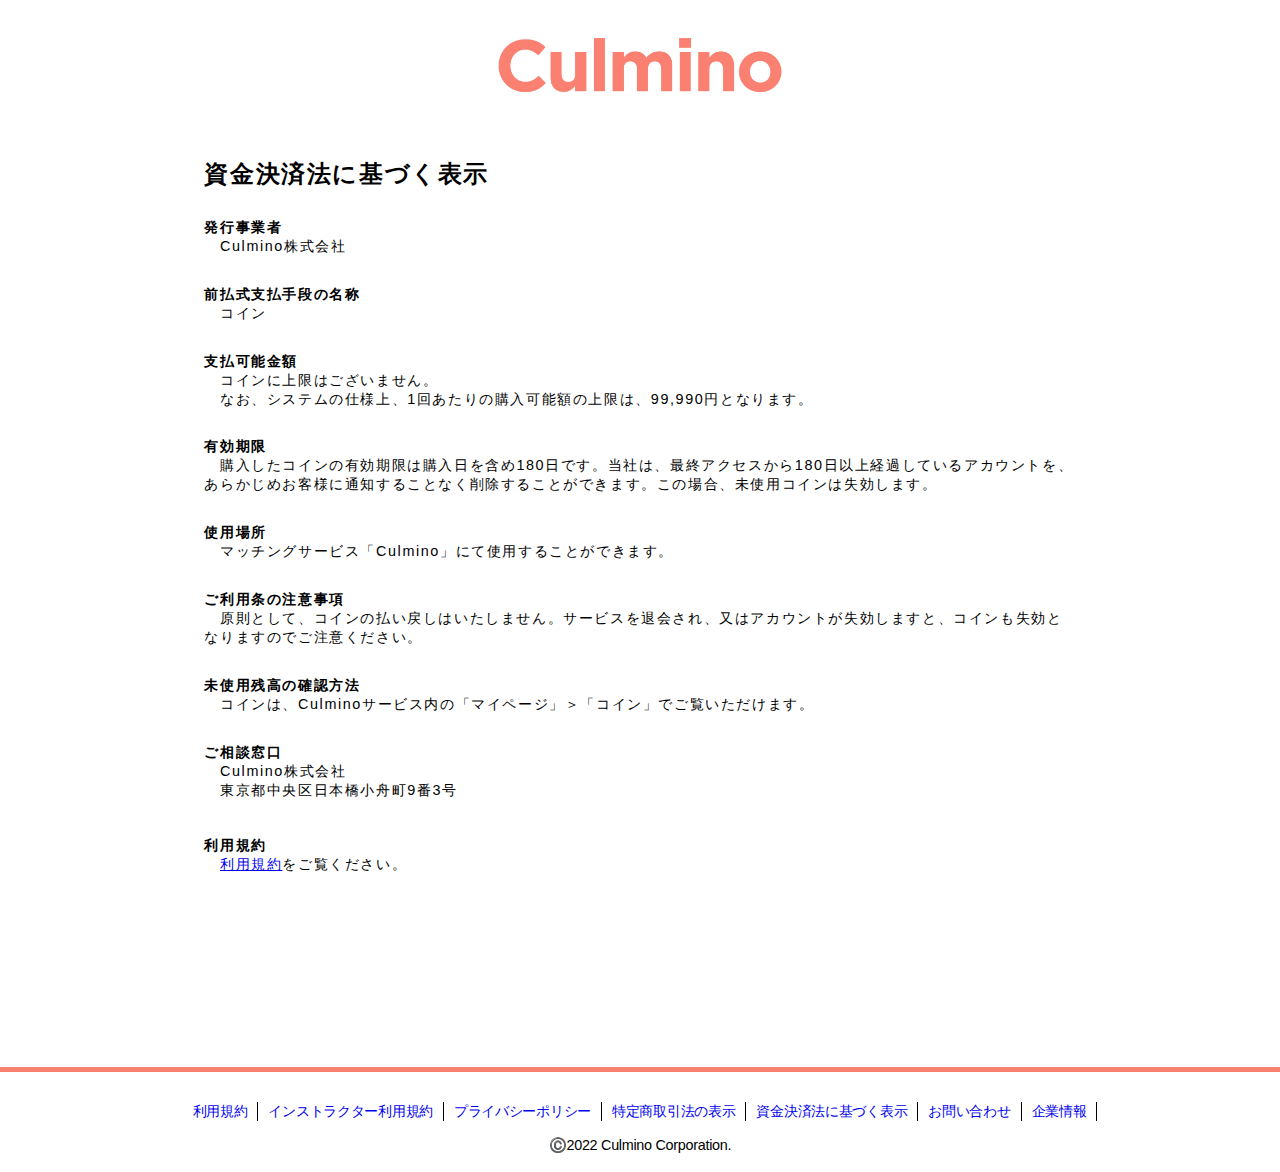
<file: settlement.html>
<!DOCTYPE html>
<html lang="ja">
<head>
  <meta charset="UTF-8">
  <meta http-equiv="X-UA-Compatible" content="IE=edge">
  <meta name="viewport" content="width=device-width, initial-scale=1.0">
  <title>Culmino</title>
  <!-- <link rel="stylesheet" href="https://unpkg.com/ress/dist/ress.min.css"> -->
  <link rel="stylesheet" href="css/reset.css">
  <link rel="stylesheet" href="css/styles.css">
</head>
<body>
  <header>
    <div class="hamburger-menu">
      <input type="checkbox" id="menu-btn-check">
      <label for="menu-btn-check" class="menu-btn"><span></span></label>
      <div class="menu-content">
        <ul>
          <li><a href="terms.html">利用規約</a></li>
          <li><a href="terms_instructor.html">インストラクター利用規約</a></li>
          <li><a href="privacy.html">プライバシーポリシー</a></li>
          <li><a href="commercial.html">特定商取引法の表示</a></li>
          <li><a href="settlement.html">資金決済法に基づく表示</a></li>
          <li><a href="contact.html">お問い合わせ</a></li>
          <li><a href="index.html">企業情報</a></li>
        </ul>
      </div>
    </div>
    <div class="top-logo">
      <a class="logo" href="#"><img src="image/mainlogo.png" alt="メインロゴ"></a>
    </div>
  </header>
  <section>
    <h1 class="heading">資金決済法に基づく表示</h1>
    <div>
      <br>
    </div>
    <table>
      <tbody>
        <tr>
          <th>発行事業者</th>
          <td>　Culmino株式会社</td>
        </tr>
        <tr>
          <th>前払式支払手段の名称</th>
          <td>　コイン</td>
        </tr>
        <tr>
          <th>支払可能金額</th>
          <td>　コインに上限はございません。</td>
          <td>　なお、システムの仕様上、1回あたりの購入可能額の上限は、99,990円となります。</td>
        </tr>
        <tr>
          <th>有効期限</th>
          <td>　購入したコインの有効期限は購入日を含め180日です。当社は、最終アクセスから180日以上経過しているアカウントを、あらかじめお客様に通知することなく削除することができます。この場合、未使用コインは失効します。</td>
        </tr>
        <tr>
          <th>使用場所</th>
          <td>　マッチングサービス「Culmino」にて使用することができます。</td>
        </tr>
        <tr>
          <th>ご利用条の注意事項</th>
          <td>　原則として、コインの払い戻しはいたしません。サービスを退会され、又はアカウントが失効しますと、コインも失効となりますのでご注意ください。</td>
        </tr>
        <tr>
          <th>未使用残高の確認方法</th>
          <td>　コインは、Culminoサービス内の「マイページ」＞「コイン」でご覧いただけます。</td>
        </tr>
        <tr>
          <th>ご相談窓口</th>
          <td>
            <p>　Culmino株式会社
            <br>　東京都中央区日本橋小舟町9番3号
          </td>
        </tr>
        <tr>
          <th>利用規約</th>
          <td>　<a style="text-decoration: underline;" href="terms.html">利用規約</a>をご覧ください。</td>
        </tr>
      </tbody>
    </table>
  </section>
  <style>
    tr {
      display: block;
      margin-bottom: 2em;
    }
    
    th,td {
      display: block;
      text-align: start;
    }
  </style>
  <footer>
    <ul>
      <li><a href="terms.html">利用規約</a></li>
      <li><a href="terms_instructor.html">インストラクター利用規約</a></li>
      <li><a href="privacy.html">プライバシーポリシー</a></li>
      <li><a href="commercial.html">特定商取引法の表示</a></li>
      <li><a href="settlement.html">資金決済法に基づく表示</a></li>
      <li><a href="contact.html">お問い合わせ</a></li>
      <li><a href="index.html">企業情報</a></li>
        <!-- <li><a href="https://girlsfunding.jp/terms">利用規約</a></li>
        <li><a href="https://girlsfunding.jp/privacy">プライバシーポリシー</a></li>
        <li><a href="https://girlsfunding.jp/commercial">特定商取引法の表示</a></li>
        <li><a href="https://girlsfunding.jp/settlement">資金決済法に基づく表示</a></li>
        <li><a href="https://girlsfunding.jp/contact">お問い合わせ</a></li>
        <li><a href="https://girlsfunding.jp/company">企業情報</a></li>
        <a href="https://girlsfunding.jp/agent/login">　GFエージェント</a> -->
    </ul>
    <br>
    <span>©️2022 Culmino Corporation.</span>
  </footer>
  <style>
    footer {
      letter-spacing: -0.02em;
      margin: 150px 0 0;
      padding: 30px 0 18px;
      border-top: 5px solid #FA8072;
      text-align: center;
    }
    
    footer ul {
      display: -webkit-box;
      display: -ms-flexbox;
      display: flex;
      -ms-flex-wrap: wrap;
          flex-wrap: wrap;
      -webkit-box-pack: center;
          -ms-flex-pack: center;
              justify-content: center;
    }
    
    footer li {
      padding: 0 10px;
      border-right: 1px solid;
    }
    
    /* footer .gf-agent {
      display: block;
      margin: 5px 0 30px;
    } */
    
    @media screen and (max-width: 670px) {
      footer {
        margin: 120px 0 70px;
        padding: 14px 0;
      }
      footer ul {
        display: none;
      }
      footer span {
        font-size: 10px;
      }
    }
  </style>
</body>
</html>
</file>
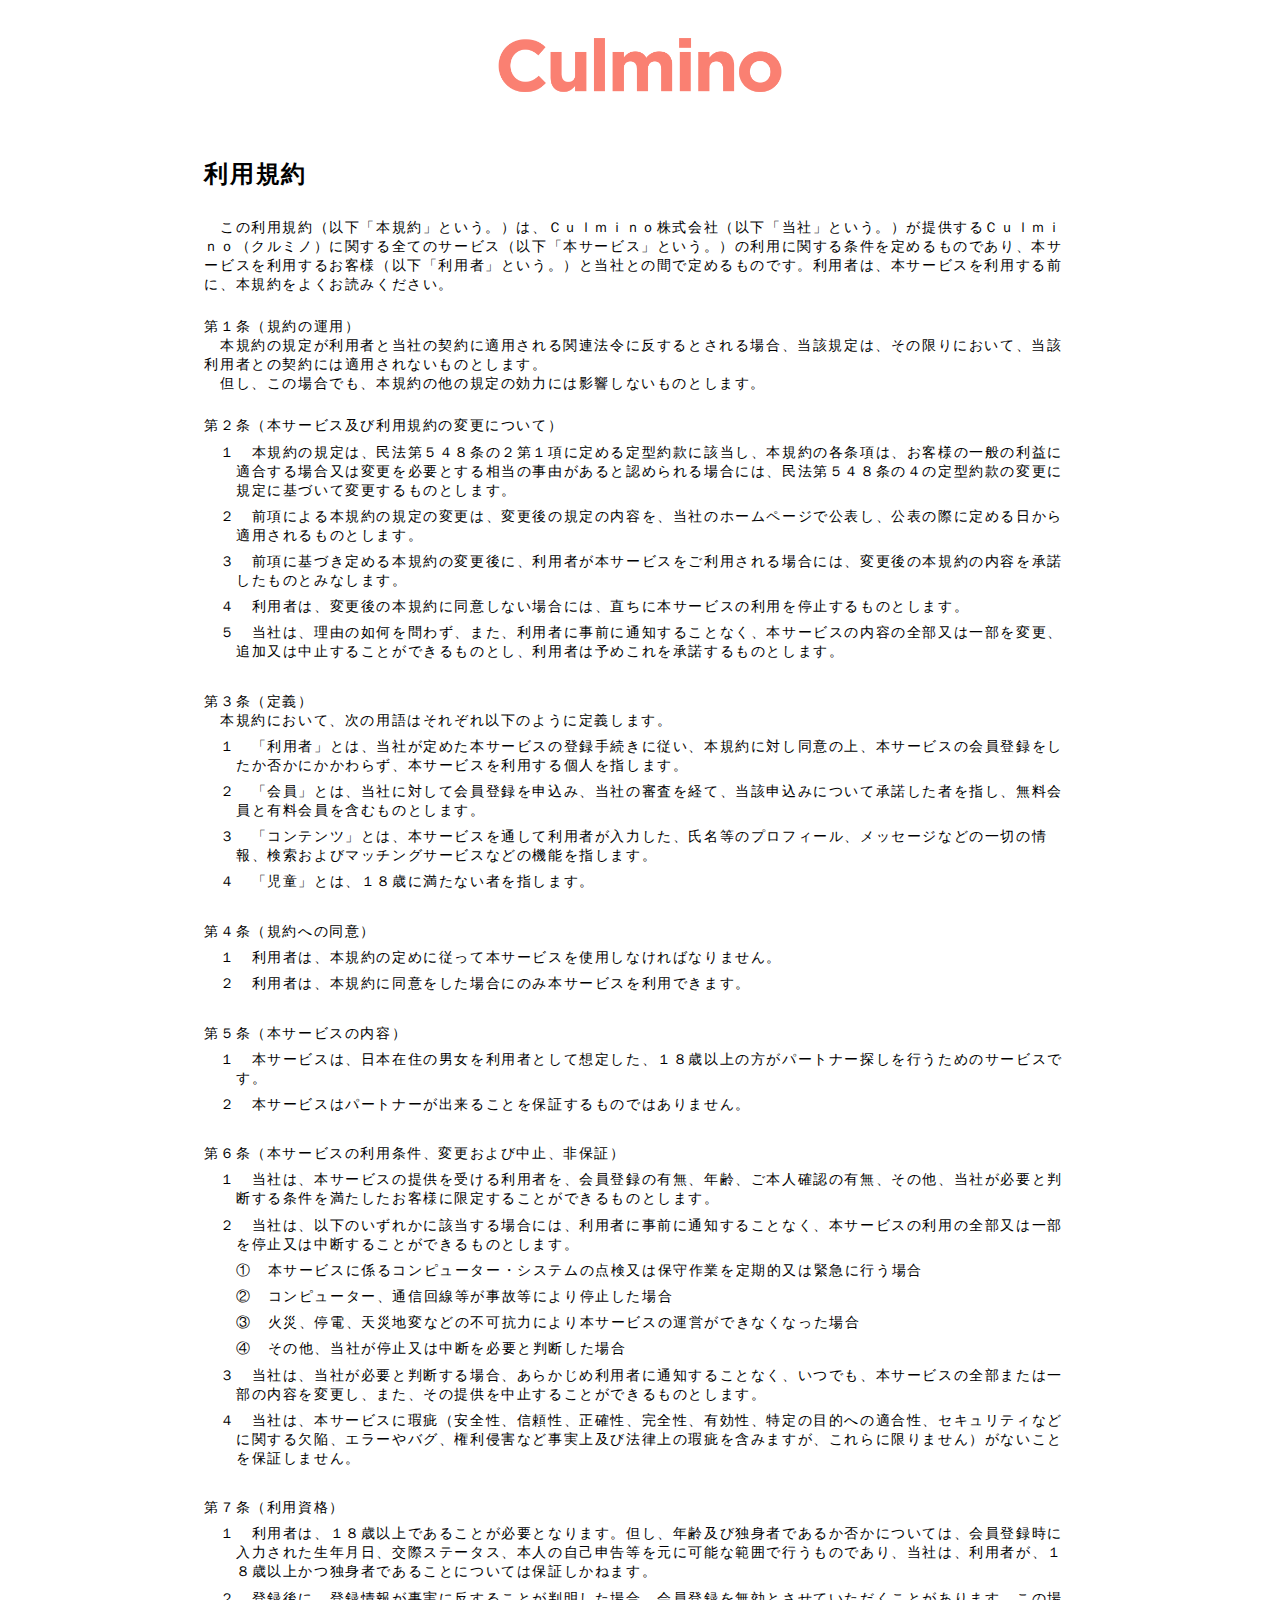
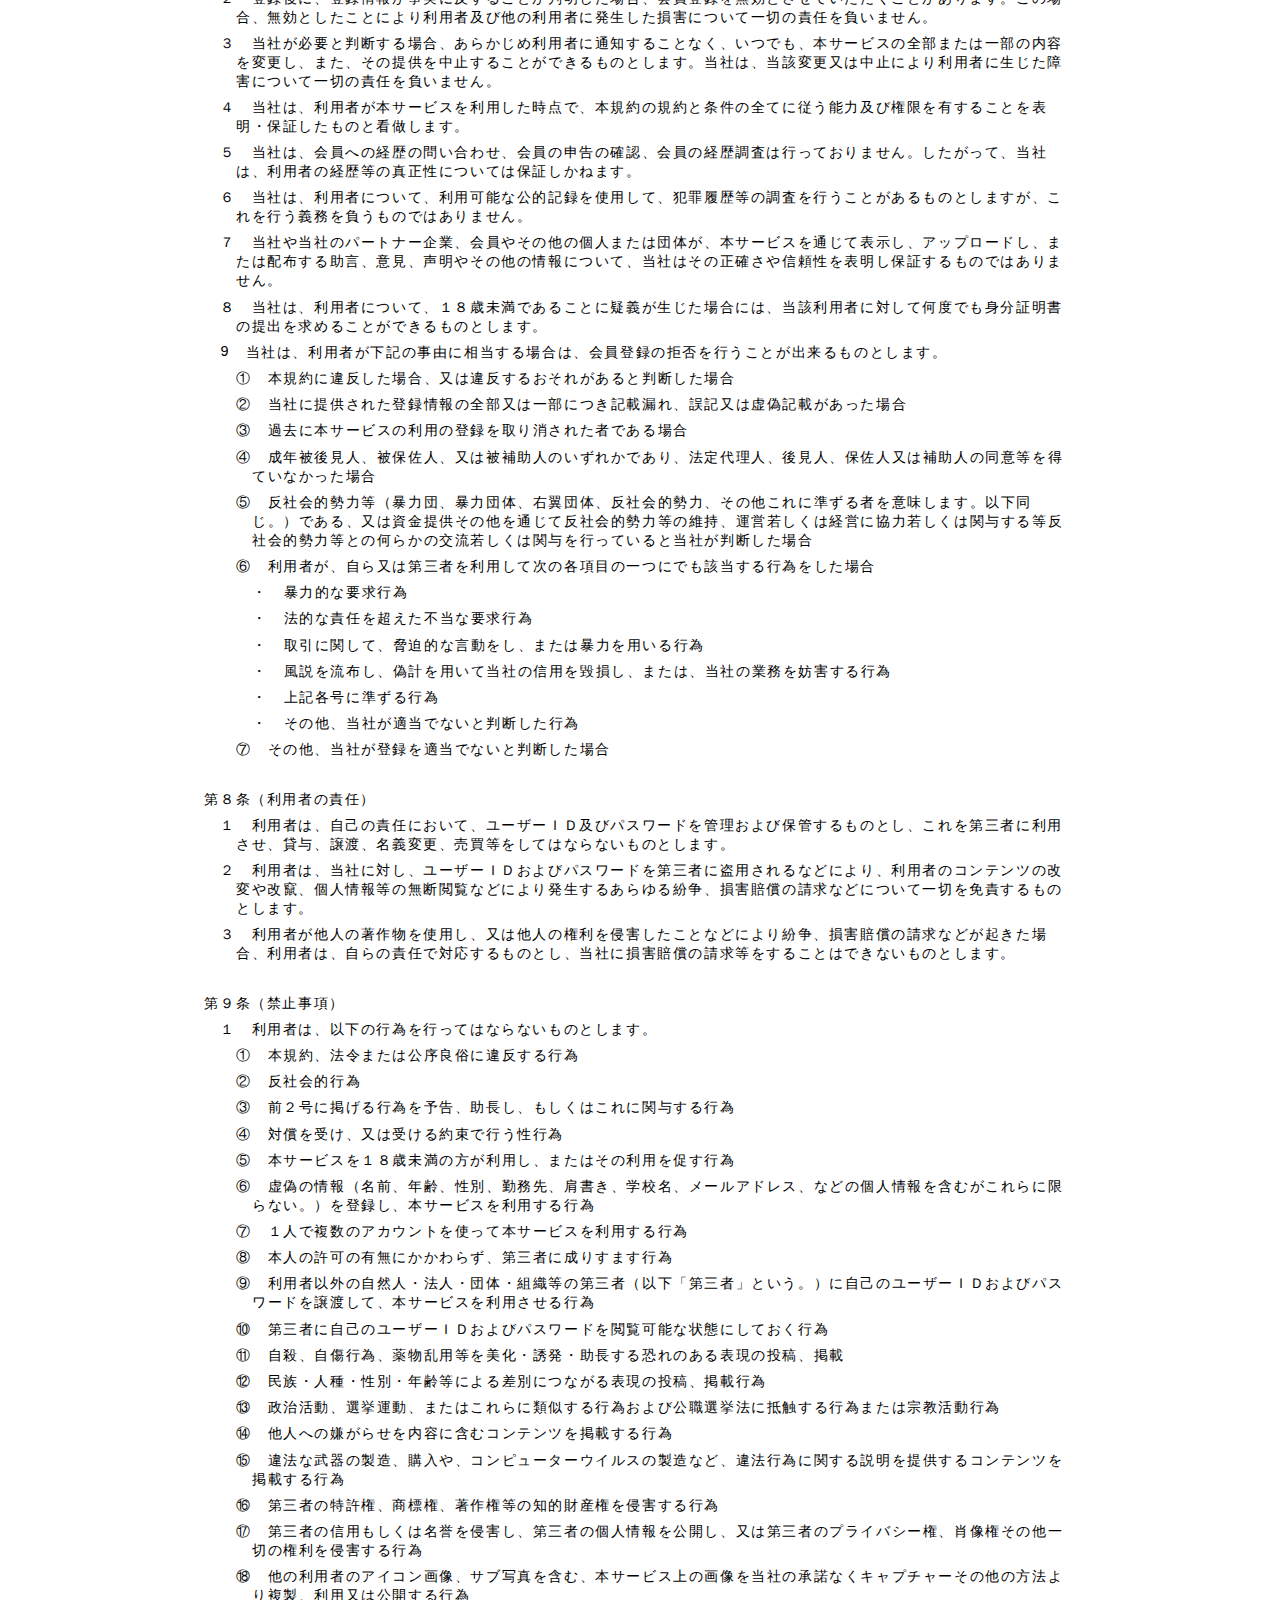
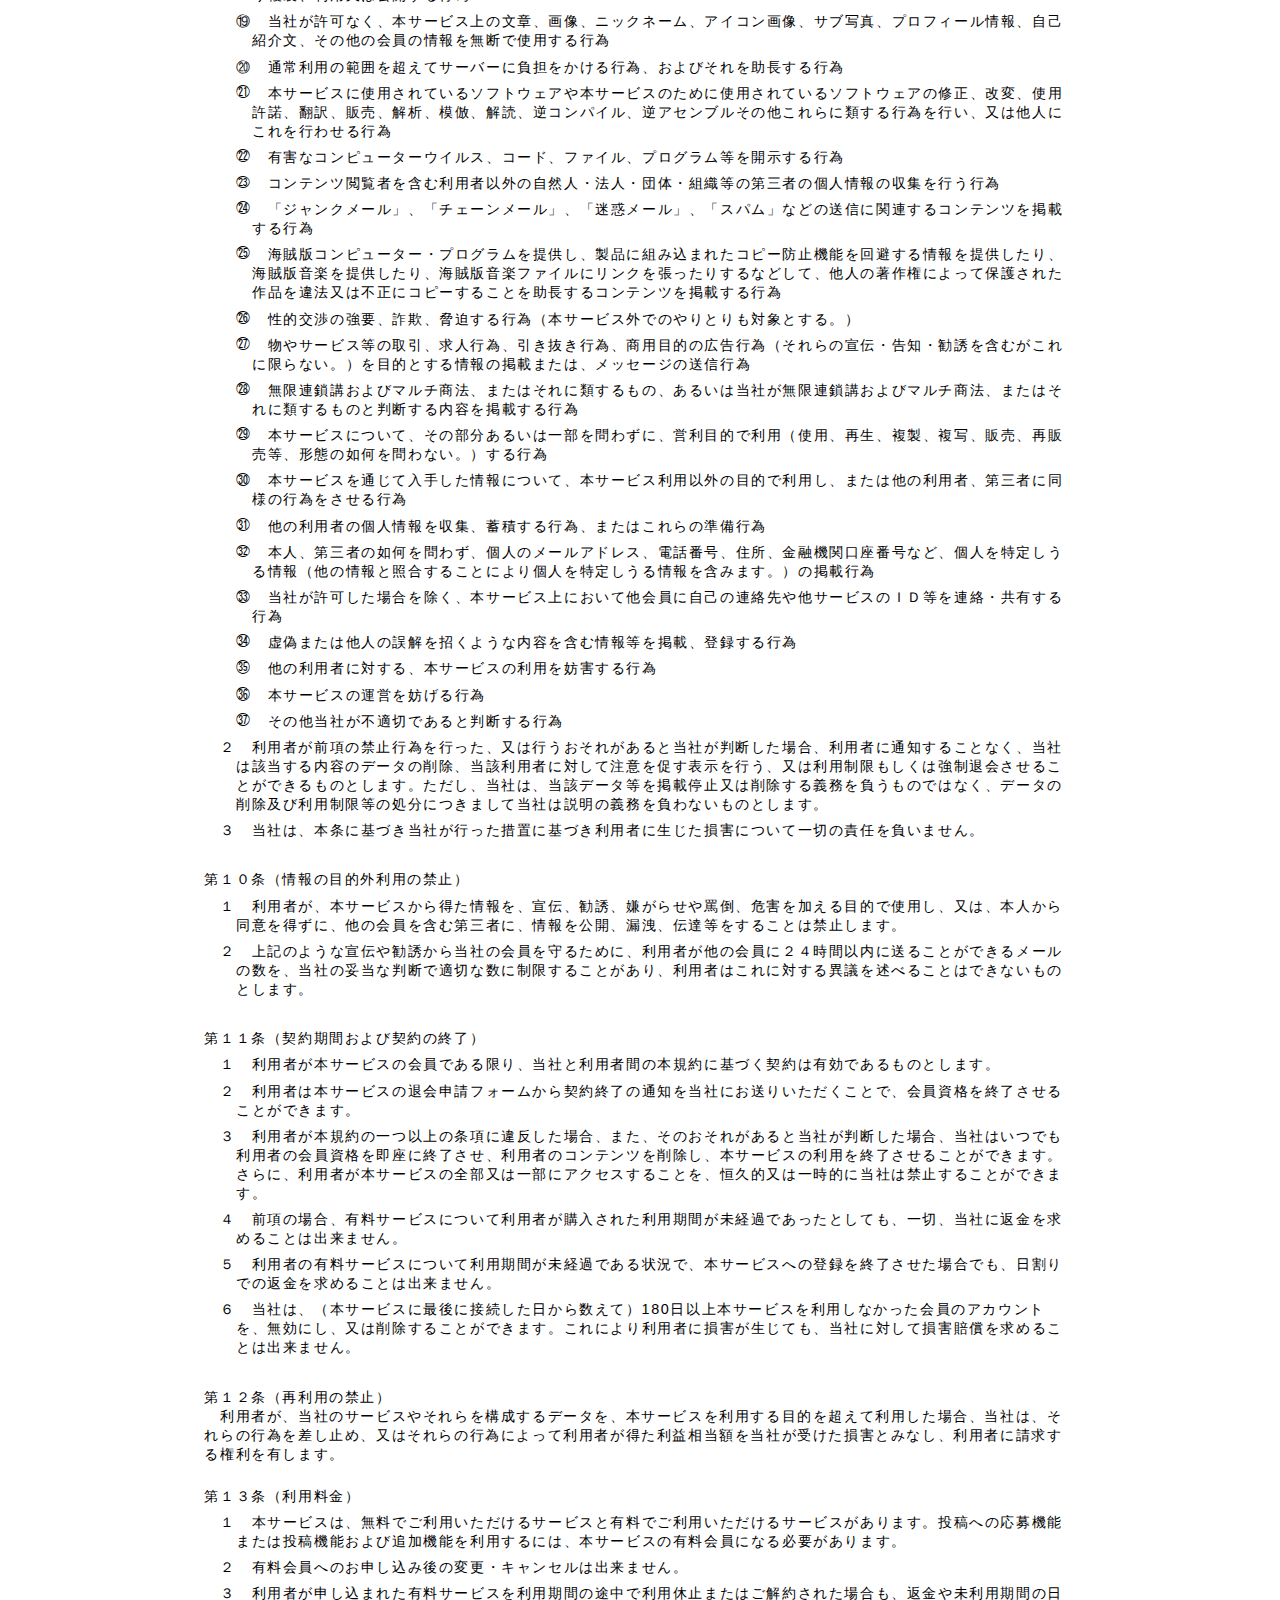
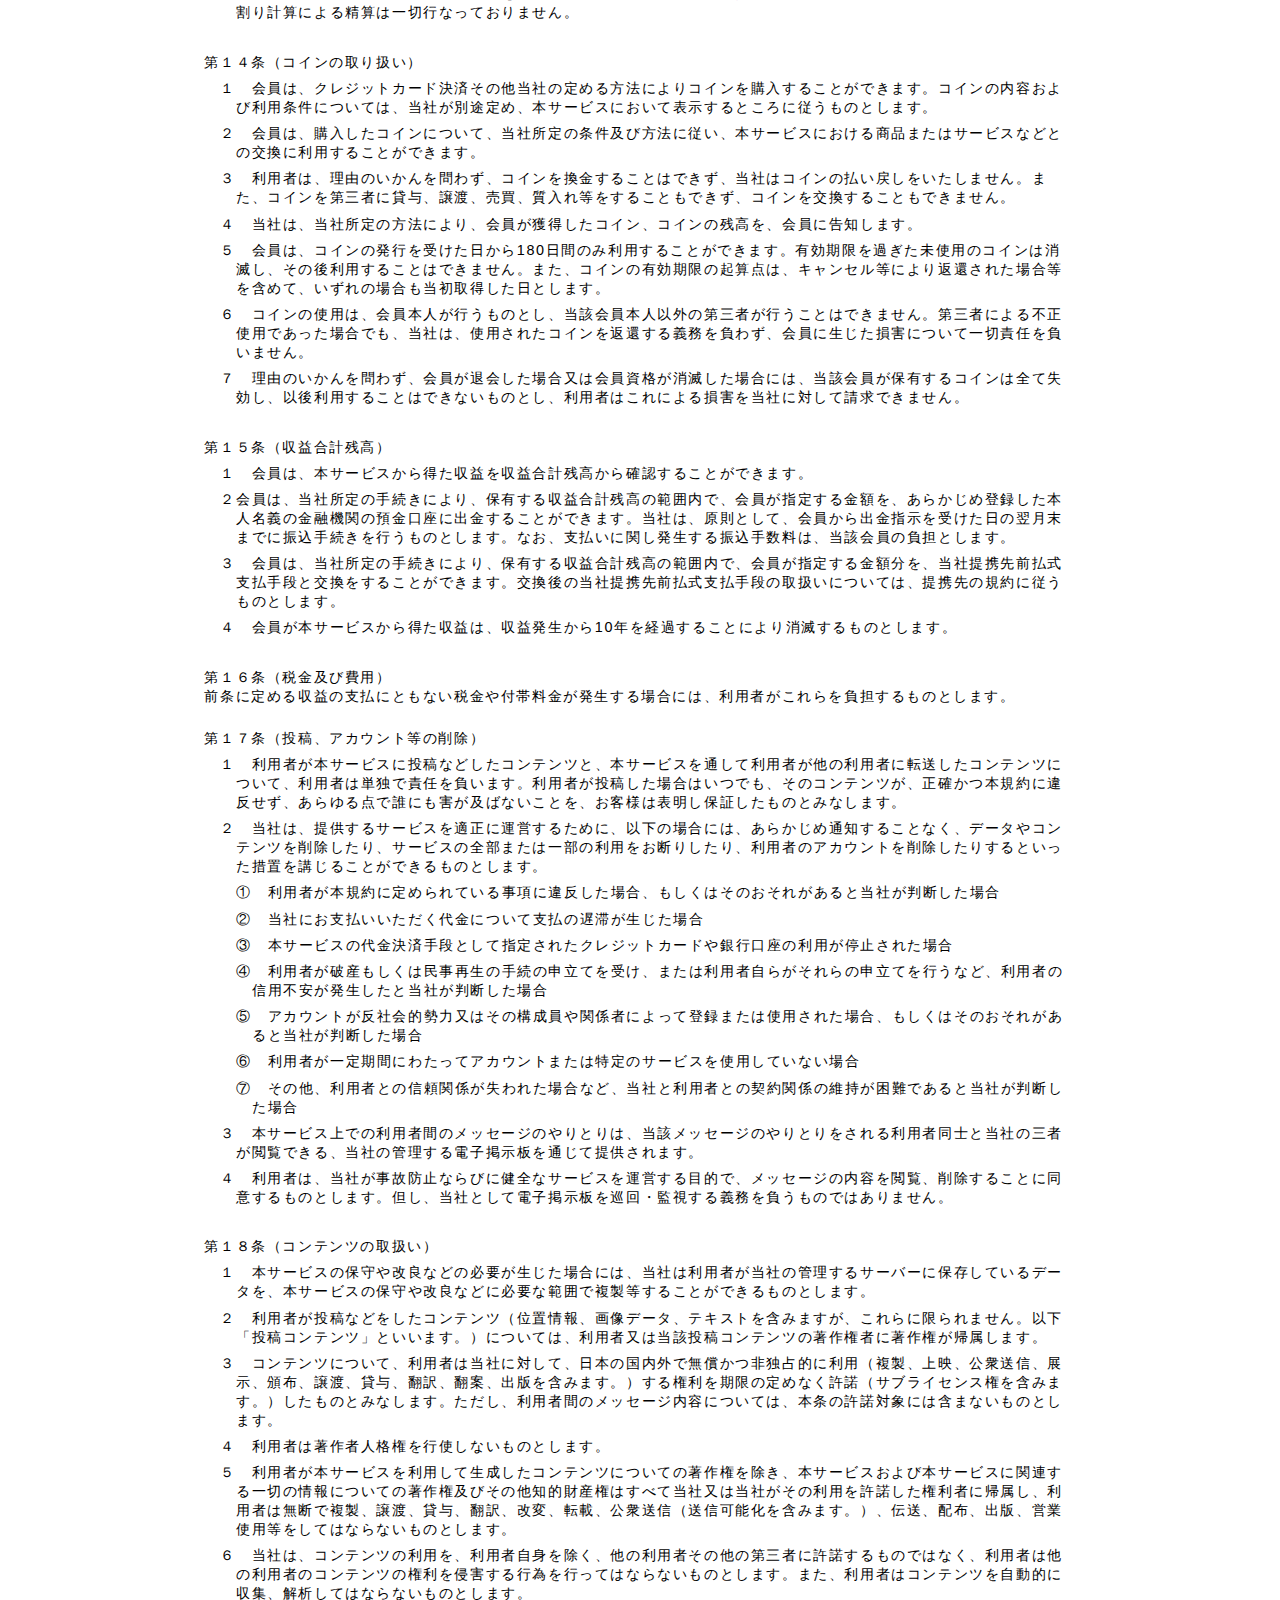
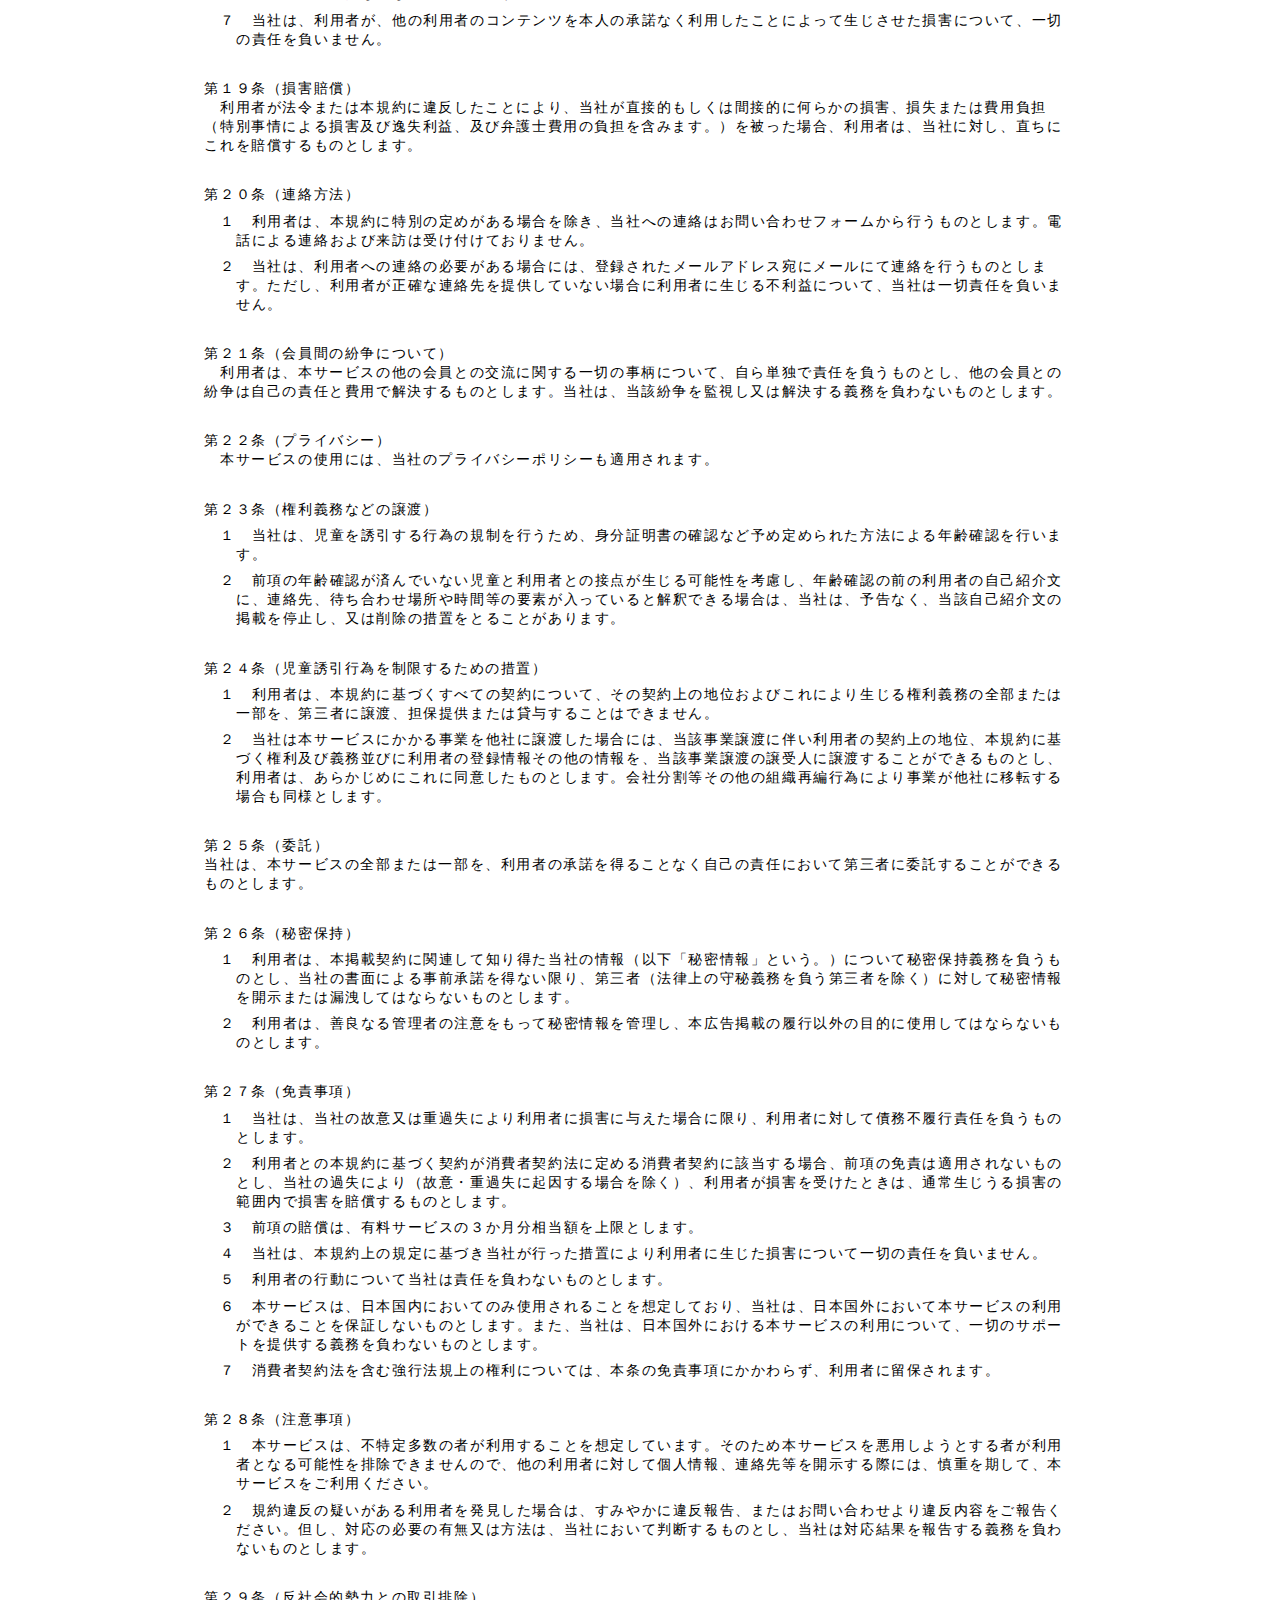
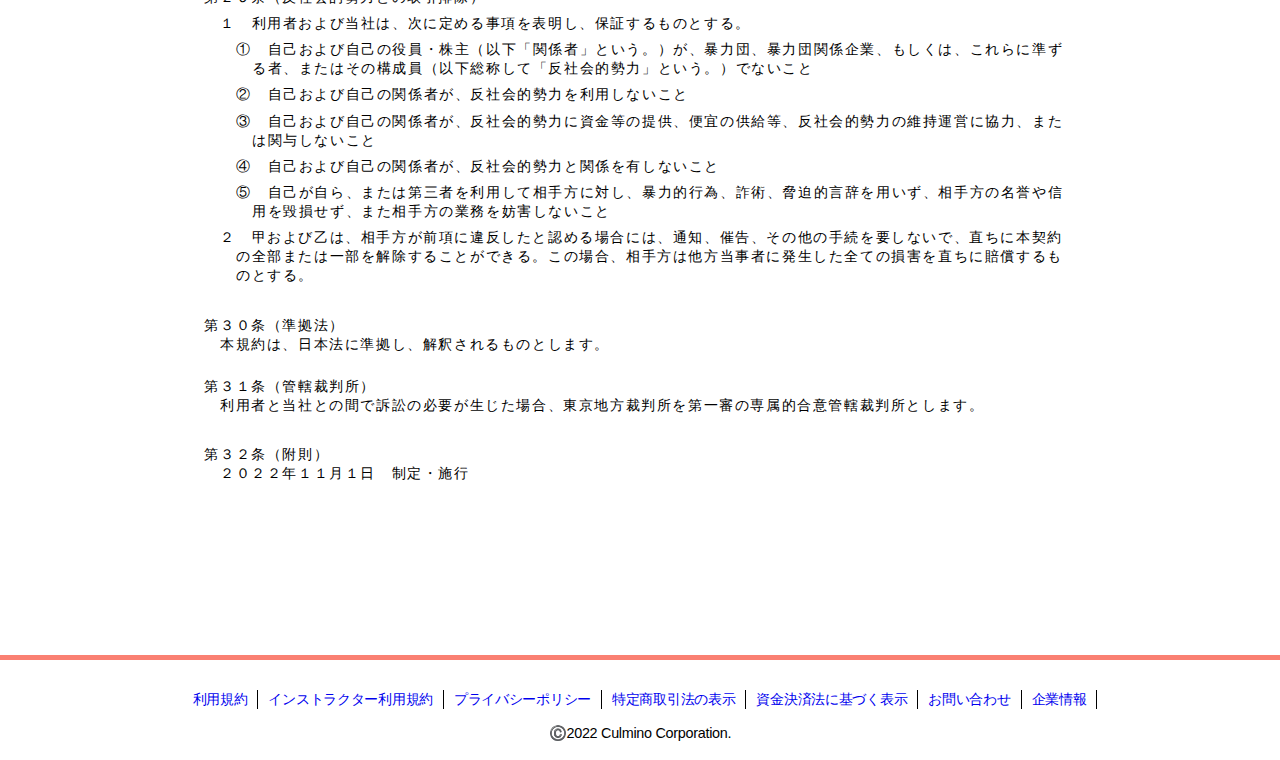
<file: terms.html>
<!DOCTYPE html>
<html lang="ja">
<head>
  <meta charset="UTF-8">
  <meta http-equiv="X-UA-Compatible" content="IE=edge">
  <meta name="viewport" content="width=device-width, initial-scale=1.0">
  <title>Culmino</title>
  <!-- <link rel="stylesheet" href="https://unpkg.com/ress/dist/ress.min.css"> -->
  <link rel="stylesheet" href="css/reset.css">
  <link rel="stylesheet" href="css/styles.css">
</head>
<body>
  <header>
    <div class="hamburger-menu">
      <input type="checkbox" id="menu-btn-check">
      <label for="menu-btn-check" class="menu-btn"><span></span></label>
      <div class="menu-content">
        <ul>
          <li><a href="terms.html">利用規約</a></li>
          <li><a href="terms_instructor.html">インストラクター利用規約</a></li>
          <li><a href="privacy.html">プライバシーポリシー</a></li>
          <li><a href="commercial.html">特定商取引法の表示</a></li>
          <li><a href="settlement.html">資金決済法に基づく表示</a></li>
          <li><a href="contact.html">お問い合わせ</a></li>
          <li><a href="index.html">企業情報</a></li>
        </ul>
      </div>
    </div>
    <div class="top-logo">
      <a class="logo" href="#"><img src="image/mainlogo.png" alt="メインロゴ"></a>
    </div>
  </header>
  <section>
    <h1 class="heading">利用規約</h1>
    <p>
      <br>　この利⽤規約（以下「本規約」という。）は、Ｃｕｌｍｉｎｏ株式会社（以下「当社」という。）が提供するＣｕｌｍｉｎｏ（クルミノ）に関する全てのサービス（以下「本サービス」という。）の利⽤に関する条件を定めるものであり、本サービスを利⽤するお客様（以下「利⽤者」という。）と当社との間で定めるものです。利⽤者は、本サービスを利⽤する前に、本規約をよくお読みください。
    </p>
    <p>
      <br>第１条（規約の運用）
      <br>　本規約の規定が利用者と当社の契約に適用される関連法令に反するとされる場合、当該規定は、その限りにおいて、当該利用者との契約には適用されないものとします。
      <br>　但し、この場合でも、本規約の他の規定の効力には影響しないものとします。
    </p>
    <p>
      <br>第２条（本サービス及び利用規約の変更について）
      <div class="flex">
        <p class="number1">１</p>
        <p>　本規約の規定は、民法第５４８条の２第１項に定める定型約款に該当し、本規約の各条項は、お客様の一般の利益に適合する場合又は変更を必要とする相当の事由があると認められる場合には、民法第５４８条の４の定型約款の変更に規定に基づいて変更するものとします。</p>
      </div>
      <div class="flex">
        <p class="number1">２</p>
        <p>　前項による本規約の規定の変更は、変更後の規定の内容を、当社のホームページで公表し、公表の際に定める日から適用されるものとします。</p>
      </div>
      <div class="flex">
        <p class="number1">３</p>
        <p>　前項に基づき定める本規約の変更後に、利用者が本サービスをご利用される場合には、変更後の本規約の内容を承諾したものとみなします。</p>
      </div>
      <div class="flex">
        <p class="number1">４</p>
        <p>　利用者は、変更後の本規約に同意しない場合には、直ちに本サービスの利用を停止するものとします。</p>
      </div>
      <div class="flex">
        <p class="number1">５</p>
        <p>　当社は、理由の如何を問わず、また、利用者に事前に通知することなく、本サービスの内容の全部又は一部を変更、追加又は中止することができるものとし、利用者は予めこれを承諾するものとします。</p>
      </div>
    </p>
    <p>
      <br>第３条（定義）
      <br>　本規約において、次の用語はそれぞれ以下のように定義します。
      <div class="flex">
        <p class="number1">１</p>
        <p>　「利用者」とは、当社が定めた本サービスの登録手続きに従い、本規約に対し同意の上、本サービスの会員登録をしたか否かにかかわらず、本サービスを利用する個人を指します。</p>
      </div>
      <div class="flex">
        <p class="number1">２</p>
        <p>　「会員」とは、当社に対して会員登録を申込み、当社の審査を経て、当該申込みについて承諾した者を指し、無料会員と有料会員を含むものとします。</p>
      </div>
      <div class="flex">
        <p class="number1">３</p>
        <p>　「コンテンツ」とは、本サービスを通して利用者が入力した、氏名等のプロフィール、メッセージなどの一切の情報、検索およびマッチングサービスなどの機能を指します。</p>
      </div>
      <div class="flex">
        <p class="number1">４</p>
        <p>　「児童」とは、１８歳に満たない者を指します。</p>
      </div>
    </p>
    <p>
      <br>第４条（規約への同意）
      <div class="flex">
        <p class="number1">１</p>
        <p>　利用者は、本規約の定めに従って本サービスを使用しなければなりません。</p>
      </div>
      <div class="flex">
        <p class="number1">２</p>
        <p>　利用者は、本規約に同意をした場合にのみ本サービスを利用できます。</p>
      </div>
    </p>
    <p>
      <br>第５条（本サービスの内容）
      <div class="flex">
        <p class="number1">１</p>
        <p>　本サービスは、日本在住の男女を利用者として想定した、１８歳以上の方がパートナー探しを行うためのサービスです。</p>
      </div>
      <div class="flex">
        <p class="number1">２</p>
        <p>　本サービスはパートナーが出来ることを保証するものではありません。</p>
      </div>
    </p>
    <p>
      <br>第６条（本サービスの利用条件、変更および中止、非保証）
      <div class="flex">
        <p class="number1">１</p>
        <p>　当社は、本サービスの提供を受ける利用者を、会員登録の有無、年齢、ご本人確認の有無、その他、当社が必要と判断する条件を満たしたお客様に限定することができるものとします。</p>
      </div>
      <div class="flex">
        <p class="number1">２</p>
        <p>　当社は、以下のいずれかに該当する場合には、利用者に事前に通知することなく、本サービスの利用の全部又は一部を停止又は中断することができるものとします。</p>
      </div>
      <div class="flex">
        <p class="number2">①</p>
        <p>　本サービスに係るコンピューター・システムの点検又は保守作業を定期的又は緊急に行う場合</p>
      </div>
      <div class="flex">
        <p class="number2">②</p>
        <p>　コンピューター、通信回線等が事故等により停止した場合</p>
      </div>
      <div class="flex">
        <p class="number2">③</p>
        <p>　火災、停電、天災地変などの不可抗力により本サービスの運営ができなくなった場合</p>
      </div>
      <div class="flex">
        <p class="number2">④</p>
        <p>　その他、当社が停止又は中断を必要と判断した場合</p>
      </div>
      <div class="flex">
        <p class="number1">３</p>
        <p>　当社は、当社が必要と判断する場合、あらかじめ利用者に通知することなく、いつでも、本サービスの全部または一部の内容を変更し、また、その提供を中止することができるものとします。</p>
      </div>
      <div class="flex">
        <p class="number1">４</p>
        <p>　当社は、本サービスに瑕疵（安全性、信頼性、正確性、完全性、有効性、特定の目的への適合性、セキュリティなどに関する欠陥、エラーやバグ、権利侵害など事実上及び法律上の瑕疵を含みますが、これらに限りません）がないことを保証しません。</p>
      </div>
    </p>
    <p>
      <br>第７条（利用資格）
      <div class="flex">
        <p class="number1">１</p>
        <p>　利用者は、１８歳以上であることが必要となります。但し、年齢及び独身者であるか否かについては、会員登録時に入力された生年月日、交際ステータス、本人の自己申告等を元に可能な範囲で行うものであり、当社は、利用者が、１８歳以上かつ独身者であることについては保証しかねます。</p>
      </div>
      <div class="flex">
        <p class="number1">２</p>
        <p>　登録後に、登録情報が事実に反することが判明した場合、会員登録を無効とさせていただくことがあります。この場合、無効としたことにより利用者及び他の利用者に発生した損害について一切の責任を負いません。</p>
      </div>
      <div class="flex">
        <p class="number1">３</p>
        <p>　当社が必要と判断する場合、あらかじめ利用者に通知することなく、いつでも、本サービスの全部または一部の内容を変更し、また、その提供を中止することができるものとします。当社は、当該変更又は中止により利用者に生じた障害について一切の責任を負いません。</p>
      </div>
      <div class="flex">
        <p class="number1">４</p>
        <p>　当社は、利用者が本サービスを利用した時点で、本規約の規約と条件の全てに従う能力及び権限を有することを表明・保証したものと看做します。</p>
      </div>
      <div class="flex">
        <p class="number1">５</p>
        <p>　当社は、会員への経歴の問い合わせ、会員の申告の確認、会員の経歴調査は行っておりません。したがって、当社は、利用者の経歴等の真正性については保証しかねます。</p>
      </div>
      <div class="flex">
        <p class="number1">６</p>
        <p>　当社は、利用者について、利用可能な公的記録を使用して、犯罪履歴等の調査を行うことがあるものとしますが、これを行う義務を負うものではありません。</p>
      </div>
      <div class="flex">
        <p class="number1">７</p>
        <p>　当社や当社のパートナー企業、会員やその他の個人または団体が、本サービスを通じて表示し、アップロードし、または配布する助言、意見、声明やその他の情報について、当社はその正確さや信頼性を表明し保証するものではありません。</p>
      </div>
      <div class="flex">
        <p class="number1">８</p>
        <p>　当社は、利用者について、１８歳未満であることに疑義が生じた場合には、当該利用者に対して何度でも身分証明書の提出を求めることができるものとします。</p>
      </div>
      <div class="flex">
        <p class="number1">9</p>
        <p>　当社は、利用者が下記の事由に相当する場合は、会員登録の拒否を行うことが出来るものとします。</p>
      </div>
      <div class="flex">
        <p class="number2">①</p>
        <p>　本規約に違反した場合、又は違反するおそれがあると判断した場合</p>
      </div>
      <div class="flex">
        <p class="number2">②</p>
        <p>　当社に提供された登録情報の全部又は一部につき記載漏れ、誤記又は虚偽記載があった場合</p>
      </div>
      <div class="flex">
        <p class="number2">③</p>
        <p>　過去に本サービスの利用の登録を取り消された者である場合</p>
      </div>
      <div class="flex">
        <p class="number2">④</p>
        <p>　成年被後見人、被保佐人、又は被補助人のいずれかであり、法定代理人、後見人、保佐人又は補助人の同意等を得ていなかった場合</p>
      </div>
      <div class="flex">
        <p class="number2">⑤</p>
        <p>　反社会的勢力等（暴力団、暴力団体、右翼団体、反社会的勢力、その他これに準ずる者を意味します。以下同じ。）である、又は資金提供その他を通じて反社会的勢力等の維持、運営若しくは経営に協力若しくは関与する等反社会的勢力等との何らかの交流若しくは関与を行っていると当社が判断した場合</p>
      </div>
      <div class="flex">
        <p class="number2">⑥</p>
        <p>　利用者が、自ら又は第三者を利用して次の各項目の一つにでも該当する行為をした場合</p>
      </div>
      <div class="flex">
        <p class="number3">・</p>
        <p>　暴力的な要求行為</p>
      </div>
      <div class="flex">
        <p class="number3">・</p>
        <p>　法的な責任を超えた不当な要求行為</p>
      </div>
      <div class="flex">
        <p class="number3">・</p>
        <p>　取引に関して、脅迫的な言動をし、または暴力を用いる行為</p>
      </div>
      <div class="flex">
        <p class="number3">・</p>
        <p>　風説を流布し、偽計を用いて当社の信用を毀損し、または、当社の業務を妨害する行為</p>
      </div>
      <div class="flex">
        <p class="number3">・</p>
        <p>　上記各号に準ずる行為</p>
      </div>
      <div class="flex">
        <p class="number3">・</p>
        <p>　その他、当社が適当でないと判断した行為</p>
      </div>
      <div class="flex">
        <p class="number2">⑦</p>
        <p>　その他、当社が登録を適当でないと判断した場合</p>
      </div>
    </p>
    <p>
      <br>第８条（利用者の責任）
      <div class="flex">
        <p class="number1">１</p>
        <p>　利用者は、自己の責任において、ユーザーＩＤ及びパスワードを管理および保管するものとし、これを第三者に利用させ、貸与、譲渡、名義変更、売買等をしてはならないものとします。</p>
      </div>
      <div class="flex">
        <p class="number1">２</p>
        <p>　利用者は、当社に対し、ユーザーＩＤおよびパスワードを第三者に盗用されるなどにより、利用者のコンテンツの改変や改竄、個人情報等の無断閲覧などにより発生するあらゆる紛争、損害賠償の請求などについて一切を免責するものとします。</p>
      </div>
      <div class="flex">
        <p class="number1">３</p>
        <p>　利用者が他人の著作物を使用し、又は他人の権利を侵害したことなどにより紛争、損害賠償の請求などが起きた場合、利用者は、自らの責任で対応するものとし、当社に損害賠償の請求等をすることはできないものとします。</p>
      </div>
    </p>
    <p>
      <br>第９条（禁止事項）
      <div class="flex">
        <p class="number1">１</p>
        <p>　利用者は、以下の行為を行ってはならないものとします。</p>
      </div>
      <div class="flex">
        <p class="number2">①</p>
        <p>　本規約、法令または公序良俗に違反する行為</p>
      </div>
      <div class="flex">
        <p class="number2">②</p>
        <p>　反社会的行為</p>
      </div>
      <div class="flex">
        <p class="number2">③</p>
        <p>　前２号に掲げる行為を予告、助長し、もしくはこれに関与する行為</p>
      </div>
      <div class="flex">
        <p class="number2">④</p>
        <p>　対償を受け、又は受ける約束で行う性行為</p>
      </div>
      <div class="flex">
        <p class="number2">⑤</p>
        <p>　本サービスを１８歳未満の方が利用し、またはその利用を促す行為</p>
      </div>
      <div class="flex">
        <p class="number2">⑥</p>
        <p>　虚偽の情報（名前、年齢、性別、勤務先、肩書き、学校名、メールアドレス、などの個人情報を含むがこれらに限らない。）を登録し、本サービスを利用する行為</p>
      </div>
      <div class="flex">
        <p class="number2">⑦</p>
        <p>　１人で複数のアカウントを使って本サービスを利用する行為</p>
      </div>
      <div class="flex">
        <p class="number2">⑧</p>
        <p>　本人の許可の有無にかかわらず、第三者に成りすます行為</p>
      </div>
      <div class="flex">
        <p class="number2">⑨</p>
        <p>　利用者以外の自然人・法人・団体・組織等の第三者（以下「第三者」という。）に自己のユーザーＩＤおよびパスワードを譲渡して、本サービスを利用させる行為</p>
      </div>
      <div class="flex">
        <p class="number2">⑩</p>
        <p>　第三者に自己のユーザーＩＤおよびパスワードを閲覧可能な状態にしておく行為</p>
      </div>
      <div class="flex">
        <p class="number2">⑪</p>
        <p>　自殺、自傷行為、薬物乱用等を美化・誘発・助長する恐れのある表現の投稿、掲載</p>
      </div>
      <div class="flex">
        <p class="number2">⑫</p>
        <p>　民族・人種・性別・年齢等による差別につながる表現の投稿、掲載行為</p>
      </div>
      <div class="flex">
        <p class="number2">⑬</p>
        <p>　政治活動、選挙運動、またはこれらに類似する行為および公職選挙法に抵触する行為または宗教活動行為</p>
      </div>
      <div class="flex">
        <p class="number2">⑭</p>
        <p>　他人への嫌がらせを内容に含むコンテンツを掲載する行為</p>
      </div>
      <div class="flex">
        <p class="number2">⑮</p>
        <p>　違法な武器の製造、購入や、コンピューターウイルスの製造など、違法行為に関する説明を提供するコンテンツを掲載する行為</p>
      </div>
      <div class="flex">
        <p class="number2">⑯</p>
        <p>　第三者の特許権、商標権、著作権等の知的財産権を侵害する行為</p>
      </div>
      <div class="flex">
        <p class="number2">⑰</p>
        <p>　第三者の信用もしくは名誉を侵害し、第三者の個人情報を公開し、又は第三者のプライバシー権、肖像権その他一切の権利を侵害する行為</p>
      </div>
      <div class="flex">
        <p class="number2">⑱</p>
        <p>　他の利用者のアイコン画像、サブ写真を含む、本サービス上の画像を当社の承諾なくキャプチャーその他の方法より複製、利用又は公開する行為</p>
      </div>
      <div class="flex">
        <p class="number2">⑲</p>
        <p>　当社が許可なく、本サービス上の文章、画像、ニックネーム、アイコン画像、サブ写真、プロフィール情報、自己紹介文、その他の会員の情報を無断で使用する行為</p>
      </div>
      <div class="flex">
        <p class="number2">⑳</p>
        <p>　通常利用の範囲を超えてサーバーに負担をかける行為、およびそれを助長する行為</p>
      </div>
      <div class="flex">
        <p class="number2">㉑</p>
        <p>　本サービスに使用されているソフトウェアや本サービスのために使用されているソフトウェアの修正、改変、使用許諾、翻訳、販売、解析、模倣、解読、逆コンパイル、逆アセンブルその他これらに類する行為を行い、又は他人にこれを行わせる行為</p>
      </div>
      <div class="flex">
        <p class="number2">㉒</p>
        <p>　有害なコンピューターウイルス、コード、ファイル、プログラム等を開示する行為</p>
      </div>
      <div class="flex">
        <p class="number2">㉓</p>
        <p>　コンテンツ閲覧者を含む利用者以外の自然人・法人・団体・組織等の第三者の個人情報の収集を行う行為</p>
      </div>
      <div class="flex">
        <p class="number2">㉔</p>
        <p>　「ジャンクメール」、「チェーンメール」、「迷惑メール」、「スパム」などの送信に関連するコンテンツを掲載する行為</p>
      </div>
      <div class="flex">
        <p class="number2">㉕</p>
        <p>　海賊版コンピューター・プログラムを提供し、製品に組み込まれたコピー防止機能を回避する情報を提供したり、海賊版音楽を提供したり、海賊版音楽ファイルにリンクを張ったりするなどして、他人の著作権によって保護された作品を違法又は不正にコピーすることを助長するコンテンツを掲載する行為</p>
      </div>
      <div class="flex">
        <p class="number2">㉖</p>
        <p>　性的交渉の強要、詐欺、脅迫する行為（本サービス外でのやりとりも対象とする。）</p>
      </div>
      <div class="flex">
        <p class="number2">㉗</p>
        <p>　物やサービス等の取引、求人行為、引き抜き行為、商用目的の広告行為（それらの宣伝・告知・勧誘を含むがこれに限らない。）を目的とする情報の掲載または、メッセージの送信行為</p>
      </div>
      <div class="flex">
        <p class="number2">㉘</p>
        <p>　無限連鎖講およびマルチ商法、またはそれに類するもの、あるいは当社が無限連鎖講およびマルチ商法、またはそれに類するものと判断する内容を掲載する行為</p>
      </div>
      <div class="flex">
        <p class="number2">㉙</p>
        <p>　本サービスについて、その部分あるいは一部を問わずに、営利目的で利用（使用、再生、複製、複写、販売、再販売等、形態の如何を問わない。）する行為</p>
      </div>
      <div class="flex">
        <p class="number2">㉚</p>
        <p>　本サービスを通じて入手した情報について、本サービス利用以外の目的で利用し、または他の利用者、第三者に同様の行為をさせる行為</p>
      </div>
      <div class="flex">
        <p class="number2">㉛</p>
        <p>　他の利用者の個人情報を収集、蓄積する行為、またはこれらの準備行為</p>
      </div>
      <div class="flex">
        <p class="number2">㉜</p>
        <p>　本人、第三者の如何を問わず、個人のメールアドレス、電話番号、住所、金融機関口座番号など、個人を特定しうる情報（他の情報と照合することにより個人を特定しうる情報を含みます。）の掲載行為</p>
      </div>
      <div class="flex">
        <p class="number2">㉝</p>
        <p>　当社が許可した場合を除く、本サービス上において他会員に自己の連絡先や他サービスのＩＤ等を連絡・共有する行為</p>
      </div>
      <div class="flex">
        <p class="number2">㉞</p>
        <p>　虚偽または他人の誤解を招くような内容を含む情報等を掲載、登録する行為</p>
      </div>
      <div class="flex">
        <p class="number2">㉟</p>
        <p>　他の利用者に対する、本サービスの利用を妨害する行為</p>
      </div>
      <div class="flex">
        <p class="number2">㊱</p>
        <p>　本サービスの運営を妨げる行為</p>
      </div>
      <div class="flex">
        <p class="number2">㊲</p>
        <p>　その他当社が不適切であると判断する行為</p>
      </div>
      <div class="flex">
        <p class="number1">２</p>
        <p>　利用者が前項の禁止行為を行った、又は行うおそれがあると当社が判断した場合、利用者に通知することなく、当社は該当する内容のデータの削除、当該利用者に対して注意を促す表示を行う、又は利用制限もしくは強制退会させることができるものとします。ただし、当社は、当該データ等を掲載停止又は削除する義務を負うものではなく、データの削除及び利用制限等の処分につきまして当社は説明の義務を負わないものとします。</p>
      </div>
      <div class="flex">
        <p class="number1">３</p>
        <p>　当社は、本条に基づき当社が行った措置に基づき利用者に生じた損害について一切の責任を負いません。</p>
      </div>
    </p>
    <p>
      <br>第１０条（情報の目的外利用の禁止）
      <div class="flex">
        <p class="number1">１</p>
        <p>　利用者が、本サービスから得た情報を、宣伝、勧誘、嫌がらせや罵倒、危害を加える目的で使用し、又は、本人から同意を得ずに、他の会員を含む第三者に、情報を公開、漏洩、伝達等をすることは禁止します。</p>
      </div>
      <div class="flex">
        <p class="number1">２</p>
        <p>　上記のような宣伝や勧誘から当社の会員を守るために、利用者が他の会員に２４時間以内に送ることができるメールの数を、当社の妥当な判断で適切な数に制限することがあり、利用者はこれに対する異議を述べることはできないものとします。</p>
      </div>
    </p>
    <p>
      <br>第１１条（契約期間および契約の終了）
      <div class="flex">
        <p class="number1">１</p>
        <p>　利用者が本サービスの会員である限り、当社と利用者間の本規約に基づく契約は有効であるものとします。</p>
      </div>
      <div class="flex">
        <p class="number1">２</p>
        <p>　利用者は本サービスの退会申請フォームから契約終了の通知を当社にお送りいただくことで、会員資格を終了させることができます。</p>
      </div>
      <div class="flex">
        <p class="number1">３</p>
        <p>　利用者が本規約の一つ以上の条項に違反した場合、また、そのおそれがあると当社が判断した場合、当社はいつでも利用者の会員資格を即座に終了させ、利用者のコンテンツを削除し、本サービスの利用を終了させることができます。さらに、利用者が本サービスの全部又は一部にアクセスすることを、恒久的又は一時的に当社は禁止することができます。</p>
      </div>
      <div class="flex">
        <p class="number1">４</p>
        <p>　前項の場合、有料サービスについて利用者が購入された利用期間が未経過であったとしても、一切、当社に返金を求めることは出来ません。</p>
      </div>
      <div class="flex">
        <p class="number1">５</p>
        <p>　利用者の有料サービスについて利用期間が未経過である状況で、本サービスへの登録を終了させた場合でも、日割りでの返金を求めることは出来ません。</p>
      </div>
      <div class="flex">
        <p class="number1">６</p>
        <p>　当社は、（本サービスに最後に接続した日から数えて）180日以上本サービスを利用しなかった会員のアカウントを、無効にし、又は削除することができます。これにより利用者に損害が生じても、当社に対して損害賠償を求めることは出来ません。</p>
      </div>
    </p>
    <p>
      <br>第１２条（再利用の禁止）
      <br>　利用者が、当社のサービスやそれらを構成するデータを、本サービスを利用する目的を超えて利用した場合、当社は、それらの行為を差し止め、又はそれらの行為によって利用者が得た利益相当額を当社が受けた損害とみなし、利用者に請求する権利を有します。</p>
    <p>
      <br>第１３条（利用料金）
      <div class="flex">
        <p class="number1">１</p>
        <p>　本サービスは、無料でご利用いただけるサービスと有料でご利用いただけるサービスがあります。投稿への応募機能または投稿機能および追加機能を利用するには、本サービスの有料会員になる必要があります。</p>
      </div>
      <div class="flex">
        <p class="number1">２</p>
        <p>　有料会員へのお申し込み後の変更・キャンセルは出来ません。</p>
      </div>
      <div class="flex">
        <p class="number1">３</p>
        <p>　利用者が申し込まれた有料サービスを利用期間の途中で利用休止またはご解約された場合も、返金や未利用期間の日割り計算による精算は一切行なっておりません。</p>
      </div>
      </p>
    <p>
      <br>第１４条（コインの取り扱い）
      <div class="flex">
        <p class="number1">１</p>
        <p>　会員は、クレジットカード決済その他当社の定める方法によりコインを購入することができます。コインの内容および利用条件については、当社が別途定め、本サービスにおいて表示するところに従うものとします。</p>
      </div>
      <div class="flex">
        <p class="number1">２</p>
        <p>　会員は、購入したコインについて、当社所定の条件及び方法に従い、本サービスにおける商品またはサービスなどとの交換に利用することができます。</p>
      </div>
      <div class="flex">
        <p class="number1">３</p>
        <p>　利用者は、理由のいかんを問わず、コインを換金することはできず、当社はコインの払い戻しをいたしません。また、コインを第三者に貸与、譲渡、売買、質入れ等をすることもできず、コインを交換することもできません。</p>
      </div>
      <div class="flex">
        <p class="number1">４</p>
        <p>　当社は、当社所定の方法により、会員が獲得したコイン、コインの残高を、会員に告知します。</p>
      </div>
      <div class="flex">
        <p class="number1">５</p>
        <p>　会員は、コインの発行を受けた日から180日間のみ利用することができます。有効期限を過ぎた未使用のコインは消滅し、その後利用することはできません。また、コインの有効期限の起算点は、キャンセル等により返還された場合等を含めて、いずれの場合も当初取得した日とします。</p>
      </div>
      <div class="flex">
        <p class="number1">６</p>
        <p>　コインの使用は、会員本人が行うものとし、当該会員本人以外の第三者が行うことはできません。第三者による不正使用であった場合でも、当社は、使用されたコインを返還する義務を負わず、会員に生じた損害について一切責任を負いません。</p>
      </div>
      <div class="flex">
        <p class="number1">７</p>
        <p>　理由のいかんを問わず、会員が退会した場合又は会員資格が消滅した場合には、当該会員が保有するコインは全て失効し、以後利用することはできないものとし、利用者はこれによる損害を当社に対して請求できません。</p>
      </div>
    </p>
    <p>
      <br>第１５条（収益合計残高）
      <div class="flex">
        <p class="number1">１</p>
        <p>　会員は、本サービスから得た収益を収益合計残高から確認することができます。</p>
      </div>
      <div class="flex">
        <p class="number1">２</p>
        <p>会員は、当社所定の手続きにより、保有する収益合計残高の範囲内で、会員が指定する金額を、あらかじめ登録した本人名義の金融機関の預金口座に出金することができます。当社は、原則として、会員から出金指示を受けた日の翌月末までに振込手続きを行うものとします。なお、支払いに関し発生する振込手数料は、当該会員の負担とします。</p>
      </div>
      <div class="flex">
        <p class="number1">３</p>
        <p>　会員は、当社所定の手続きにより、保有する収益合計残高の範囲内で、会員が指定する金額分を、当社提携先前払式支払手段と交換をすることができます。交換後の当社提携先前払式支払手段の取扱いについては、提携先の規約に従うものとします。</p>
      </div>
      <div class="flex">
        <p class="number1">４</p>
        <p>　会員が本サービスから得た収益は、収益発生から10年を経過することにより消滅するものとします。</p>
      </div>
    </p>
    <p>
      <br>第１６条（税金及び費用）
      <br>前条に定める収益の支払にともない税金や付帯料金が発生する場合には、利用者がこれらを負担するものとします。
    </p>
    <p>
      <br>第１７条（投稿、アカウント等の削除）
      <div class="flex">
        <p class="number1">１</p>
        <p>　利用者が本サービスに投稿などしたコンテンツと、本サービスを通して利用者が他の利用者に転送したコンテンツについて、利用者は単独で責任を負います。利用者が投稿した場合はいつでも、そのコンテンツが、正確かつ本規約に違反せず、あらゆる点で誰にも害が及ばないことを、お客様は表明し保証したものとみなします。</p>
      </div>
      <div class="flex">
        <p class="number1">２</p>
        <p>　当社は、提供するサービスを適正に運営するために、以下の場合には、あらかじめ通知することなく、データやコンテンツを削除したり、サービスの全部または一部の利用をお断りしたり、利用者のアカウントを削除したりするといった措置を講じることができるものとします。</p>
      </div>
      <div class="flex">
        <p class="number2">①</p>
        <p>　利用者が本規約に定められている事項に違反した場合、もしくはそのおそれがあると当社が判断した場合</p>
      </div>
      <div class="flex">
        <p class="number2">②</p>
        <p>　当社にお支払いいただく代金について支払の遅滞が生じた場合</p>
      </div>
      <div class="flex">
        <p class="number2">③</p>
        <p>　本サービスの代金決済手段として指定されたクレジットカードや銀行口座の利用が停止された場合</p>
      </div>
      <div class="flex">
        <p class="number2">④</p>
        <p>　利用者が破産もしくは民事再生の手続の申立てを受け、または利用者自らがそれらの申立てを行うなど、利用者の信用不安が発生したと当社が判断した場合</p>
      </div>
      <div class="flex">
        <p class="number2">⑤</p>
        <p>　アカウントが反社会的勢力又はその構成員や関係者によって登録または使用された場合、もしくはそのおそれがあると当社が判断した場合</p>
      </div>
      <div class="flex">
        <p class="number2">⑥</p>
        <p>　利用者が一定期間にわたってアカウントまたは特定のサービスを使用していない場合</p>
      </div>
      <div class="flex">
        <p class="number2">⑦</p>
        <p>　その他、利用者との信頼関係が失われた場合など、当社と利用者との契約関係の維持が困難であると当社が判断した場合</p>
      </div>
      <div class="flex">
        <p class="number1">３</p>
        <p>　本サービス上での利用者間のメッセージのやりとりは、当該メッセージのやりとりをされる利用者同士と当社の三者が閲覧できる、当社の管理する電子掲示板を通じて提供されます。</p>
      </div>
      <div class="flex">
        <p class="number1">４</p>
        <p>　利用者は、当社が事故防止ならびに健全なサービスを運営する目的で、メッセージの内容を閲覧、削除することに同意するものとします。但し、当社として電子掲示板を巡回・監視する義務を負うものではありません。</p>
      </div>
    </p>
    <p>
      <br>第１８条（コンテンツの取扱い）
      <div class="flex">
        <p class="number1">１</p>
        <p>　本サービスの保守や改良などの必要が生じた場合には、当社は利用者が当社の管理するサーバーに保存しているデータを、本サービスの保守や改良などに必要な範囲で複製等することができるものとします。</p>
      </div>
      <div class="flex">
        <p class="number1">２</p>
        <p>　利用者が投稿などをしたコンテンツ（位置情報、画像データ、テキストを含みますが、これらに限られません。以下「投稿コンテンツ」といいます。）については、利用者又は当該投稿コンテンツの著作権者に著作権が帰属します。</p>
      </div>
      <div class="flex">
        <p class="number1">３</p>
        <p>　コンテンツについて、利用者は当社に対して、日本の国内外で無償かつ非独占的に利用（複製、上映、公衆送信、展示、頒布、譲渡、貸与、翻訳、翻案、出版を含みます。）する権利を期限の定めなく許諾（サブライセンス権を含みます。）したものとみなします。ただし、利用者間のメッセージ内容については、本条の許諾対象には含まないものとします。</p>
      </div>
      <div class="flex">
        <p class="number1">４</p>
        <p>　利用者は著作者人格権を行使しないものとします。</p>
      </div>
      <div class="flex">
        <p class="number1">５</p>
        <p>　利用者が本サービスを利用して生成したコンテンツについての著作権を除き、本サービスおよび本サービスに関連する一切の情報についての著作権及びその他知的財産権はすべて当社又は当社がその利用を許諾した権利者に帰属し、利用者は無断で複製、譲渡、貸与、翻訳、改変、転載、公衆送信（送信可能化を含みます。）、伝送、配布、出版、営業使用等をしてはならないものとします。</p>
      </div>
      <div class="flex">
        <p class="number1">６</p>
        <p>　当社は、コンテンツの利用を、利用者自身を除く、他の利用者その他の第三者に許諾するものではなく、利用者は他の利用者のコンテンツの権利を侵害する行為を行ってはならないものとします。また、利用者はコンテンツを自動的に収集、解析してはならないものとします。</p>
      </div>
      <div class="flex">
        <p class="number1">７</p>
        <p>　当社は、利用者が、他の利用者のコンテンツを本人の承諾なく利用したことによって生じさせた損害について、一切の責任を負いません。</p>
      </div>
    </p>
    <p>
      <br>第１９条（損害賠償）
      <br>　利用者が法令または本規約に違反したことにより、当社が直接的もしくは間接的に何らかの損害、損失または費用負担（特別事情による損害及び逸失利益、及び弁護士費用の負担を含みます。）を被った場合、利用者は、当社に対し、直ちにこれを賠償するものとします。</p>
    </p>
    <p>
      <br>第２０条（連絡方法）
      <div class="flex">
        <p class="number1">１</p>
        <p>　利用者は、本規約に特別の定めがある場合を除き、当社への連絡はお問い合わせフォームから行うものとします。電話による連絡および来訪は受け付けておりません。</p>
      </div>
      <div class="flex">
        <p class="number1">２</p>
        <p>　当社は、利用者への連絡の必要がある場合には、登録されたメールアドレス宛にメールにて連絡を行うものとします。ただし、利用者が正確な連絡先を提供していない場合に利用者に生じる不利益について、当社は一切責任を負いません。</p>
      </div>
    </p>
    <p>
      <br>第２１条（会員間の紛争について）
      <br>　利用者は、本サービスの他の会員との交流に関する一切の事柄について、自ら単独で責任を負うものとし、他の会員との紛争は自己の責任と費用で解決するものとします。当社は、当該紛争を監視し又は解決する義務を負わないものとします。</p>
    </p>
    <p>
      <br>第２２条（プライバシー）
      <br>　本サービスの使用には、当社のプライバシーポリシーも適用されます。</p>
    </p>
    <p>
      <br>第２３条（権利義務などの譲渡）
      <div class="flex">
        <p class="number1">１</p>
        <p>　当社は、児童を誘引する行為の規制を行うため、身分証明書の確認など予め定められた方法による年齢確認を行います。</p>
      </div>
      <div class="flex">
        <p class="number1">２</p>
        <p>　前項の年齢確認が済んでいない児童と利用者との接点が生じる可能性を考慮し、年齢確認の前の利用者の自己紹介文に、連絡先、待ち合わせ場所や時間等の要素が入っていると解釈できる場合は、当社は、予告なく、当該自己紹介文の掲載を停止し、又は削除の措置をとることがあります。</p>
      </div>
    </p>
    <p>
      <br>第２４条（児童誘引行為を制限するための措置）
      <div class="flex">
        <p class="number1">１</p>
        <p>　利用者は、本規約に基づくすべての契約について、その契約上の地位およびこれにより生じる権利義務の全部または一部を、第三者に譲渡、担保提供または貸与することはできません。</p>
      </div>
      <div class="flex">
        <p class="number1">２</p>
        <p>　当社は本サービスにかかる事業を他社に譲渡した場合には、当該事業譲渡に伴い利用者の契約上の地位、本規約に基づく権利及び義務並びに利用者の登録情報その他の情報を、当該事業譲渡の譲受人に譲渡することができるものとし、利用者は、あらかじめにこれに同意したものとします。会社分割等その他の組織再編行為により事業が他社に移転する場合も同様とします。</p>
      </div>
    </p>
    <p>
      <br>第２５条（委託）
      <br>当社は、本サービスの全部または一部を、利用者の承諾を得ることなく自己の責任において第三者に委託することができるものとします。</p>
    </p>
    <p>
      <br>第２６条（秘密保持）
      <div class="flex">
        <p class="number1">１</p>
        <p>　利用者は、本掲載契約に関連して知り得た当社の情報（以下「秘密情報」という。）について秘密保持義務を負うものとし、当社の書面による事前承諾を得ない限り、第三者（法律上の守秘義務を負う第三者を除く）に対して秘密情報を開示または漏洩してはならないものとします。</p>
      </div>
      <div class="flex">
        <p class="number1">２</p>
        <p>　利用者は、善良なる管理者の注意をもって秘密情報を管理し、本広告掲載の履行以外の目的に使用してはならないものとします。</p>
      </div>
    </p>
    <p>
      <br>第２７条（免責事項）
      <div class="flex">
        <p class="number1">１</p>
        <p>　当社は、当社の故意又は重過失により利用者に損害に与えた場合に限り、利用者に対して債務不履行責任を負うものとします。</p>
      </div>
      <div class="flex">
        <p class="number1">２</p>
        <p>　利用者との本規約に基づく契約が消費者契約法に定める消費者契約に該当する場合、前項の免責は適用されないものとし、当社の過失により（故意・重過失に起因する場合を除く）、利用者が損害を受けたときは、通常生じうる損害の範囲内で損害を賠償するものとします。</p>
      </div>
      <div class="flex">
        <p class="number1">３</p>
        <p>　前項の賠償は、有料サービスの３か月分相当額を上限とします。</p>
      </div>
      <div class="flex">
        <p class="number1">４</p>
        <p>　当社は、本規約上の規定に基づき当社が行った措置により利用者に生じた損害について一切の責任を負いません。</p>
      </div>
      <div class="flex">
        <p class="number1">５</p>
        <p>　利用者の行動について当社は責任を負わないものとします。</p>
      </div>
      <div class="flex">
        <p class="number1">６</p>
        <p>　本サービスは、日本国内においてのみ使用されることを想定しており、当社は、日本国外において本サービスの利用ができることを保証しないものとします。また、当社は、日本国外における本サービスの利用について、一切のサポートを提供する義務を負わないものとします。</p>
      </div>
      <div class="flex">
        <p class="number1">７</p>
        <p>　消費者契約法を含む強行法規上の権利については、本条の免責事項にかかわらず、利用者に留保されます。</p>
      </div>
    </p>
    <p>
      <br>第２８条（注意事項）
      <div class="flex">
        <p class="number1">１</p>
        <p>　本サービスは、不特定多数の者が利用することを想定しています。そのため本サービスを悪用しようとする者が利用者となる可能性を排除できませんので、他の利用者に対して個人情報、連絡先等を開示する際には、慎重を期して、本サービスをご利用ください。</p>
      </div>
      <div class="flex">
        <p class="number1">２</p>
        <p>　規約違反の疑いがある利用者を発見した場合は、すみやかに違反報告、またはお問い合わせより違反内容をご報告ください。但し、対応の必要の有無又は方法は、当社において判断するものとし、当社は対応結果を報告する義務を負わないものとします。</p>
      </div>
    </p>
    <p>
      <br>第２９条（反社会的勢力との取引排除）
      <div class="flex">
        <p class="number1">１</p>
        <p>　利用者および当社は、次に定める事項を表明し、保証するものとする。</p>
      </div>
      <div class="flex">
        <p class="number2">①</p>
        <p>　自己および自己の役員・株主（以下「関係者」という。）が、暴力団、暴力団関係企業、もしくは、これらに準ずる者、またはその構成員（以下総称して「反社会的勢力」という。）でないこと</p>
      </div>
      <div class="flex">
        <p class="number2">②</p>
        <p>　自己および自己の関係者が、反社会的勢力を利用しないこと</p>
      </div>
      <div class="flex">
        <p class="number2">③</p>
        <p>　自己および自己の関係者が、反社会的勢力に資金等の提供、便宜の供給等、反社会的勢力の維持運営に協力、または関与しないこと</p>
      </div>
      <div class="flex">
        <p class="number2">④</p>
        <p>　自己および自己の関係者が、反社会的勢力と関係を有しないこと</p>
      </div>
      <div class="flex">
        <p class="number2">⑤</p>
        <p>　自己が自ら、または第三者を利用して相手方に対し、暴力的行為、詐術、脅迫的言辞を用いず、相手方の名誉や信用を毀損せず、また相手方の業務を妨害しないこと</p>
      </div>   
      <div class="flex">
        <p class="number1">２</p>
        <p>　甲および乙は、相手方が前項に違反したと認める場合には、通知、催告、その他の手続を要しないで、直ちに本契約の全部または一部を解除することができる。この場合、相手方は他方当事者に発生した全ての損害を直ちに賠償するものとする。</p>
      </div>
    </p>
    <p>
      <br>第３０条（準拠法）
      <br>　本規約は、日本法に準拠し、解釈されるものとします。
    </p>
    <p>
      <br>第３１条（管轄裁判所）
      <br>　利用者と当社との間で訴訟の必要が生じた場合、東京地方裁判所を第一審の専属的合意管轄裁判所とします。</p>
    </p>
    <p>
      <br>第３２条（附則）
      <br>　２０２２年１１月１日　制定・施行
    </p>
  </section>
  <footer>
    <ul>
      <li><a href="terms.html">利用規約</a></li>
      <li><a href="terms_instructor.html">インストラクター利用規約</a></li>
      <li><a href="privacy.html">プライバシーポリシー</a></li>
      <li><a href="commercial.html">特定商取引法の表示</a></li>
      <li><a href="settlement.html">資金決済法に基づく表示</a></li>
      <li><a href="contact.html">お問い合わせ</a></li>
      <li><a href="index.html">企業情報</a></li>
      <!-- <li><a href="https://girlsfunding.jp/terms">利用規約</a></li>
      <li><a href="https://girlsfunding.jp/privacy">プライバシーポリシー</a></li>
      <li><a href="https://girlsfunding.jp/commercial">特定商取引法の表示</a></li>
      <li><a href="https://girlsfunding.jp/settlement">資金決済法に基づく表示</a></li>
      <li><a href="https://girlsfunding.jp/contact">お問い合わせ</a></li>
      <li><a href="https://girlsfunding.jp/company">企業情報</a></li>
      <a href="https://girlsfunding.jp/agent/login">　GFエージェント</a> -->
    </ul>
    <br>
    <span>©️2022 Culmino Corporation.</span>
  </footer>
  <style>
    footer {
      letter-spacing: -0.02em;
      margin: 150px 0 0;
      padding: 30px 0 18px;
      border-top: 5px solid #FA8072;
      text-align: center;
    }
    
    footer ul {
      display: -webkit-box;
      display: -ms-flexbox;
      display: flex;
      -ms-flex-wrap: wrap;
          flex-wrap: wrap;
      -webkit-box-pack: center;
          -ms-flex-pack: center;
              justify-content: center;
    }
    
    footer li {
      padding: 0 10px;
      border-right: 1px solid;
    }
    
    /* footer .gf-agent {
      display: block;
      margin: 5px 0 30px;
    } */
    
    @media screen and (max-width: 670px) {
      footer {
        margin: 120px 0 70px;
        padding: 14px 0;
      }
      footer ul {
        display: none;
      }
      footer span {
        font-size: 10px;
      }
    }
  </style>
</body>
</html>
</file>
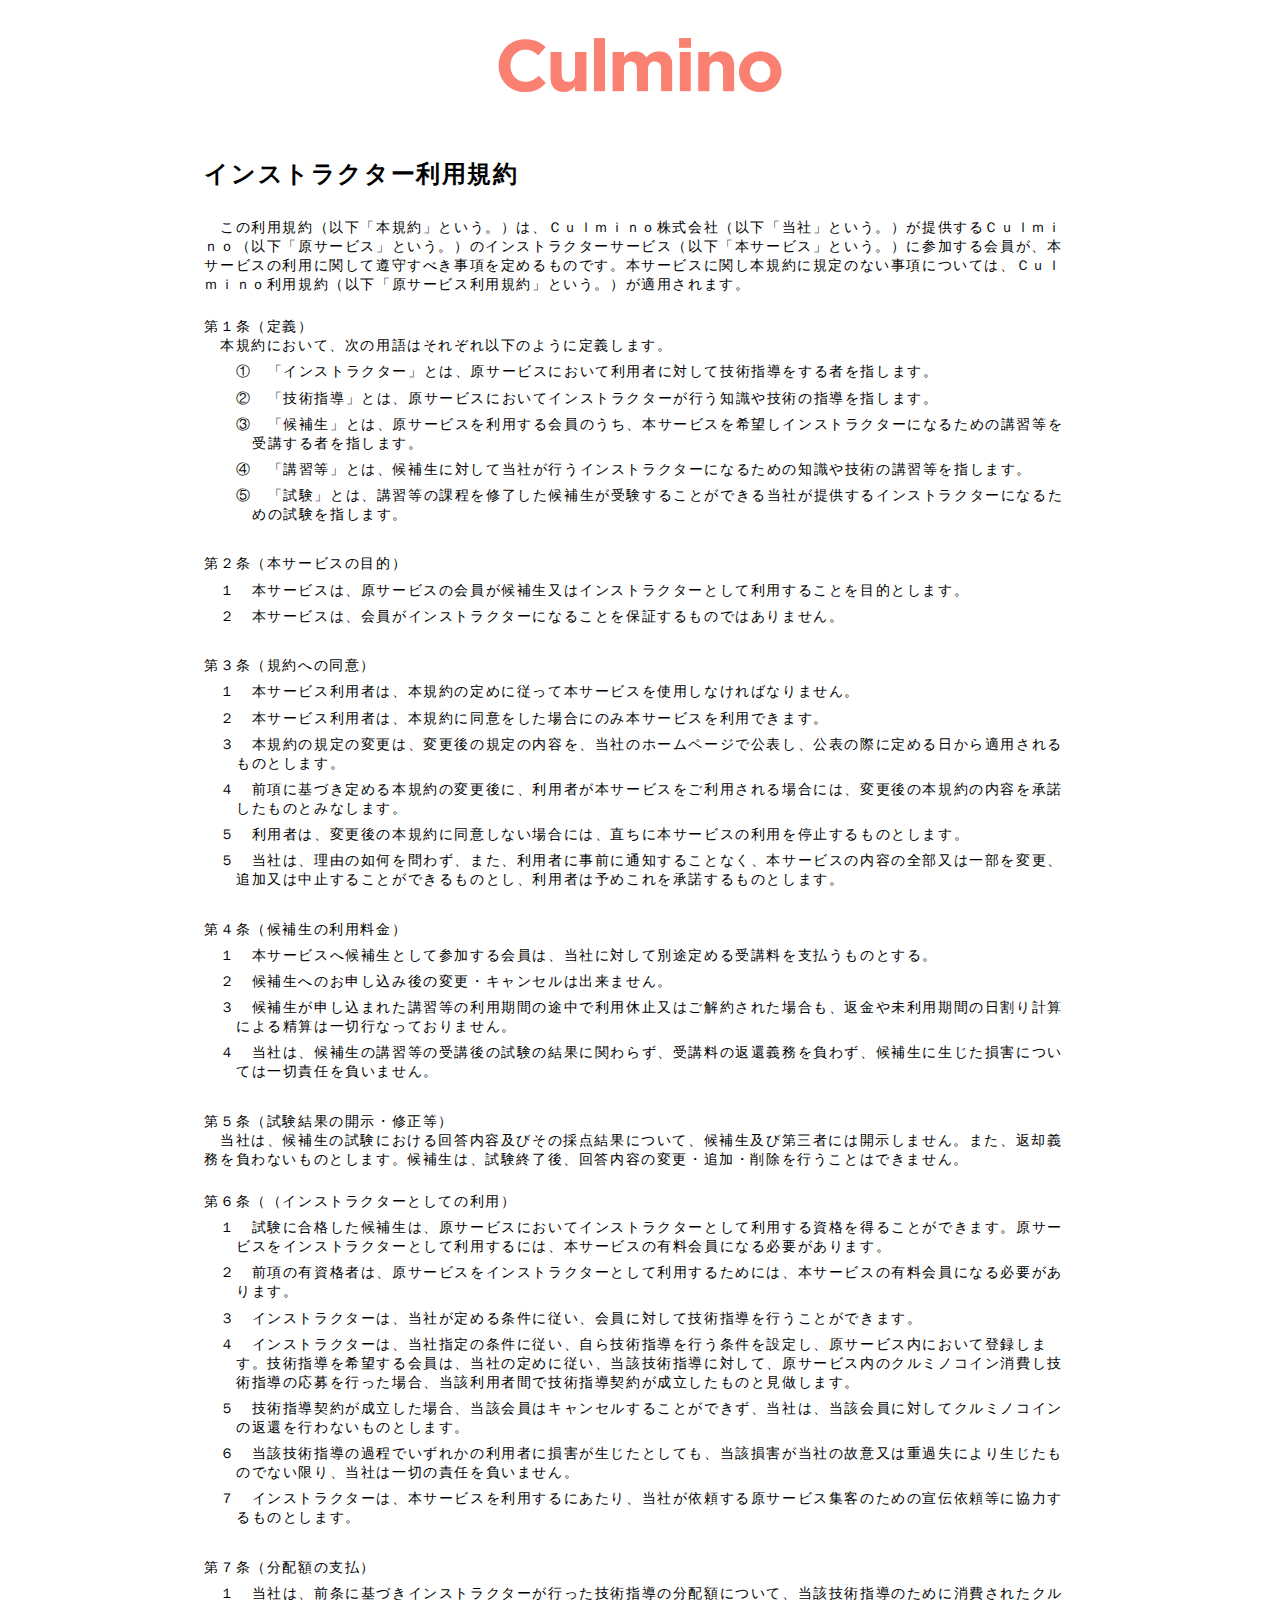
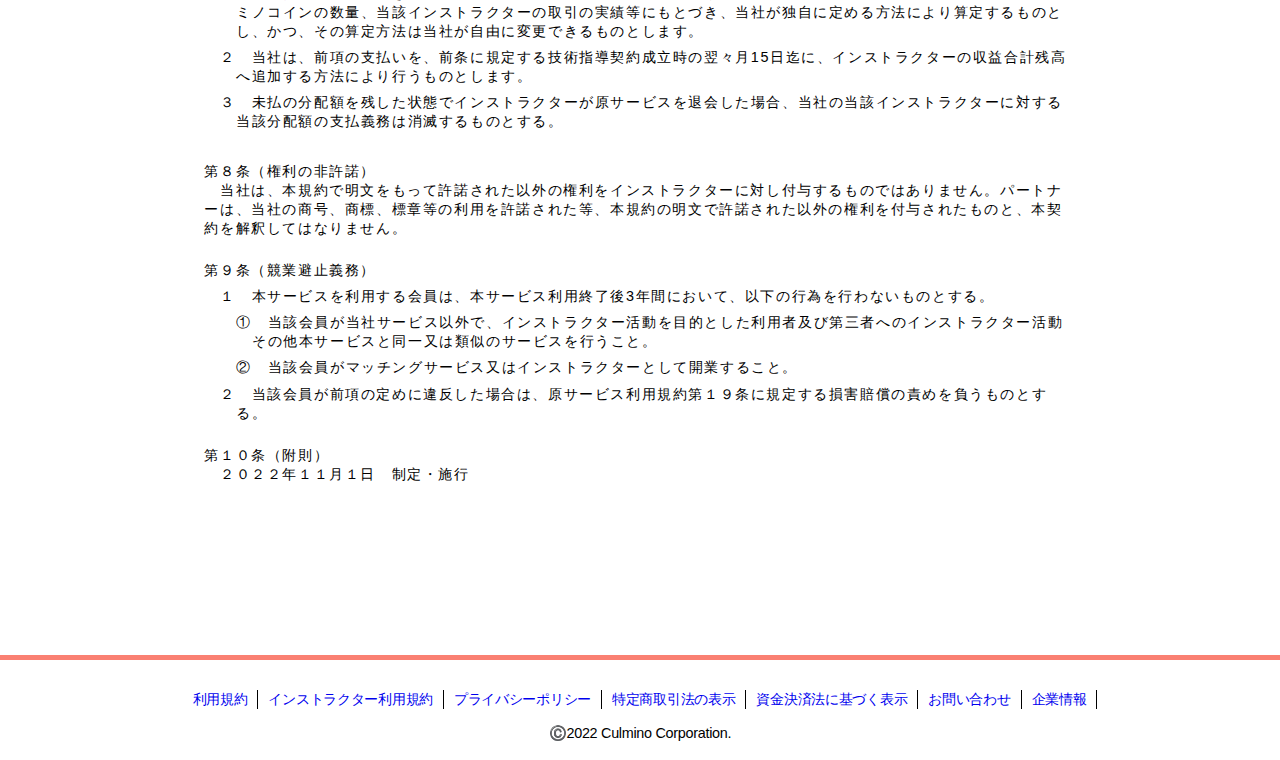
<file: terms_instructor.html>
<!DOCTYPE html>
<html lang="ja">
<head>
  <meta charset="UTF-8">
  <meta http-equiv="X-UA-Compatible" content="IE=edge">
  <meta name="viewport" content="width=device-width, initial-scale=1.0">
  <title>Culmino</title>
  <!-- <link rel="stylesheet" href="https://unpkg.com/ress/dist/ress.min.css"> -->
  <link rel="stylesheet" href="css/reset.css">
  <link rel="stylesheet" href="css/styles.css">
</head>
<body>
  <header>
    <div class="hamburger-menu">
      <input type="checkbox" id="menu-btn-check">
      <label for="menu-btn-check" class="menu-btn"><span></span></label>
      <div class="menu-content">
        <ul>
          <li><a href="terms.html">利用規約</a></li>
          <li><a href="terms_instructor.html">インストラクター利用規約</a></li>
          <li><a href="privacy.html">プライバシーポリシー</a></li>
          <li><a href="commercial.html">特定商取引法の表示</a></li>
          <li><a href="settlement.html">資金決済法に基づく表示</a></li>
          <li><a href="contact.html">お問い合わせ</a></li>
          <li><a href="index.html">企業情報</a></li>
        </ul>
      </div>
    </div>
    <div class="top-logo">
      <a class="logo" href="#"><img src="image/mainlogo.png" alt="メインロゴ"></a>
    </div>
  </header>
  <section>
    <h1 class="heading">インストラクター利用規約</h1>
    <p>
      <br>　この利用規約（以下「本規約」という。）は、Ｃｕｌｍｉｎｏ株式会社（以下「当社」という。）が提供するＣｕｌｍｉｎｏ（以下「原サービス」という。）のインストラクターサービス（以下「本サービス」という。）に参加する会員が、本サービスの利用に関して遵守すべき事項を定めるものです。本サービスに関し本規約に規定のない事項については、Ｃｕｌｍｉｎｏ利用規約（以下「原サービス利用規約」という。）が適用されます。
    </p>
    <p>
      <br>第１条（定義）
      <br>　本規約において、次の用語はそれぞれ以下のように定義します。
      <div class="flex">
        <p class="number2">①</p>
        <p>　「インストラクター」とは、原サービスにおいて利用者に対して技術指導をする者を指します。</p>
      </div>
      <div class="flex">
        <p class="number2">②</p>
        <p>　「技術指導」とは、原サービスにおいてインストラクターが行う知識や技術の指導を指します。</p>
      </div>
      <div class="flex">
        <p class="number2">③</p>
        <p>　「候補生」とは、原サービスを利用する会員のうち、本サービスを希望しインストラクターになるための講習等を受講する者を指します。</p>
      </div>
      <div class="flex">
        <p class="number2">④</p>
        <p>　「講習等」とは、候補生に対して当社が行うインストラクターになるための知識や技術の講習等を指します。</p>
      </div>
      <div class="flex">
        <p class="number2">⑤</p>
        <p>　「試験」とは、講習等の課程を修了した候補生が受験することができる当社が提供するインストラクターになるための試験を指します。</p>
      </div>
    </p>
    <p>
      <br>第２条（本サービスの目的）
      <div class="flex">
        <p class="number1">１</p>
        <p>　本サービスは、原サービスの会員が候補生又はインストラクターとして利用することを目的とします。</p>
      </div>
      <div class="flex">
        <p class="number1">２</p>
        <p>　本サービスは、会員がインストラクターになることを保証するものではありません。</p>
      </div>
    </p>
    <p>
      <br>第３条（規約への同意）
      <div class="flex">
        <p class="number1">１</p>
        <p>　本サービス利用者は、本規約の定めに従って本サービスを使用しなければなりません。</p>
      </div>
      <div class="flex">
        <p class="number1">２</p>
        <p>　本サービス利用者は、本規約に同意をした場合にのみ本サービスを利用できます。</p>
      </div>
      <div class="flex">
        <p class="number1">３</p>
        <p>　本規約の規定の変更は、変更後の規定の内容を、当社のホームページで公表し、公表の際に定める日から適用されるものとします。</p>
      </div>
      <div class="flex">
        <p class="number1">４</p>
        <p>　前項に基づき定める本規約の変更後に、利用者が本サービスをご利用される場合には、変更後の本規約の内容を承諾したものとみなします。</p>
      </div>
      <div class="flex">
        <p class="number1">５</p>
        <p>　利用者は、変更後の本規約に同意しない場合には、直ちに本サービスの利用を停止するものとします。</p>
      </div>
      <div class="flex">
        <p class="number1">５</p>
        <p>　当社は、理由の如何を問わず、また、利用者に事前に通知することなく、本サービスの内容の全部又は一部を変更、追加又は中止することができるものとし、利用者は予めこれを承諾するものとします。</p>
      </div>
    </p>
    <p>
      <br>第４条（候補生の利用料金）
      <div class="flex">
        <p class="number1">１</p>
        <p>　本サービスへ候補生として参加する会員は、当社に対して別途定める受講料を支払うものとする。</p>
      </div>
      <div class="flex">
        <p class="number1">２</p>
        <p>　候補生へのお申し込み後の変更・キャンセルは出来ません。</p>
      </div>
      <div class="flex">
        <p class="number1">３</p>
        <p>　候補生が申し込まれた講習等の利用期間の途中で利用休止又はご解約された場合も、返金や未利用期間の日割り計算による精算は一切行なっておりません。</p>
      </div>
      <div class="flex">
        <p class="number1">４</p>
        <p>　当社は、候補生の講習等の受講後の試験の結果に関わらず、受講料の返還義務を負わず、候補生に生じた損害については一切責任を負いません。</p>
      </div>
    </p>
    <p>
      <br>第５条（試験結果の開示・修正等）
      <br>　当社は、候補生の試験における回答内容及びその採点結果について、候補生及び第三者には開示しません。また、返却義務を負わないものとします。候補生は、試験終了後、回答内容の変更・追加・削除を行うことはできません。
    </p>
    <p>
      <br>第６条（（インストラクターとしての利用）
      <div class="flex">
        <p class="number1">１</p>
        <p>　試験に合格した候補生は、原サービスにおいてインストラクターとして利用する資格を得ることができます。原サービスをインストラクターとして利用するには、本サービスの有料会員になる必要があります。</p>
      </div>
      <div class="flex">
        <p class="number1">２</p>
        <p>　前項の有資格者は、原サービスをインストラクターとして利用するためには、本サービスの有料会員になる必要があります。</p>
      </div>
      <div class="flex">
        <p class="number1">３</p>
        <p>　インストラクターは、当社が定める条件に従い、会員に対して技術指導を行うことができます。</p>
      </div>
      <div class="flex">
        <p class="number1">４</p>
        <p>　インストラクターは、当社指定の条件に従い、自ら技術指導を行う条件を設定し、原サービス内において登録します。技術指導を希望する会員は、当社の定めに従い、当該技術指導に対して、原サービス内のクルミノコイン消費し技術指導の応募を行った場合、当該利用者間で技術指導契約が成立したものと見做します。</p>
      </div>
      <div class="flex">
        <p class="number1">５</p>
        <p>　技術指導契約が成立した場合、当該会員はキャンセルすることができず、当社は、当該会員に対してクルミノコインの返還を行わないものとします。</p>
      </div>
      <div class="flex">
        <p class="number1">６</p>
        <p>　当該技術指導の過程でいずれかの利用者に損害が生じたとしても、当該損害が当社の故意又は重過失により生じたものでない限り、当社は一切の責任を負いません。</p>
      </div>
      <div class="flex">
        <p class="number1">７</p>
        <p>　インストラクターは、本サービスを利用するにあたり、当社が依頼する原サービス集客のための宣伝依頼等に協力するものとします。</p>
      </div>
    </p>
    <p>
      <br>第７条（分配額の支払）
      <div class="flex">
        <p class="number1">１</p>
        <p>　当社は、前条に基づきインストラクターが行った技術指導の分配額について、当該技術指導のために消費されたクルミノコインの数量、当該インストラクターの取引の実績等にもとづき、当社が独自に定める方法により算定するものとし、かつ、その算定方法は当社が自由に変更できるものとします。</p>
      </div>
      <div class="flex">
        <p class="number1">２</p>
        <p>　当社は、前項の支払いを、前条に規定する技術指導契約成立時の翌々月15日迄に、インストラクターの収益合計残高へ追加する方法により行うものとします。</p>
      </div>
      <div class="flex">
        <p class="number1">３</p>
        <p>　未払の分配額を残した状態でインストラクターが原サービスを退会した場合、当社の当該インストラクターに対する当該分配額の支払義務は消滅するものとする。</p>
      </div>
    </p>
    <p>
      <br>第８条（権利の非許諾）
      <br>　当社は、本規約で明文をもって許諾された以外の権利をインストラクターに対し付与するものではありません。パートナーは、当社の商号、商標、標章等の利用を許諾された等、本規約の明文で許諾された以外の権利を付与されたものと、本契約を解釈してはなりません。
    </p>
    <p>
      <br>第９条（競業避止義務）
      <div class="flex">
        <p class="number1">１</p>
        <p>　本サービスを利用する会員は、本サービス利用終了後3年間において、以下の行為を行わないものとする。</p>
      </div>
      <div class="flex">
        <p class="number2">①</p>
        <p>　当該会員が当社サービス以外で、インストラクター活動を目的とした利用者及び第三者へのインストラクター活動その他本サービスと同一又は類似のサービスを行うこと。</p>
      </div>
      <div class="flex">
        <p class="number2">②</p>
        <p>　当該会員がマッチングサービス又はインストラクターとして開業すること。</p>
      </div>
      <div class="flex">
        <p class="number1">２</p>
        <p>　当該会員が前項の定めに違反した場合は、原サービス利用規約第１９条に規定する損害賠償の責めを負うものとする。</p>
      </div>
    <p>
      <br>第１０条（附則）
      <br>　２０２２年１１月１日　制定・施行
    </p>
  </section>
  <footer>
    <ul>
      <li><a href="terms.html">利用規約</a></li>
      <li><a href="terms_instructor.html">インストラクター利用規約</a></li>
      <li><a href="privacy.html">プライバシーポリシー</a></li>
      <li><a href="commercial.html">特定商取引法の表示</a></li>
      <li><a href="settlement.html">資金決済法に基づく表示</a></li>
      <li><a href="contact.html">お問い合わせ</a></li>
      <li><a href="index.html">企業情報</a></li>
      <!-- <li><a href="https://girlsfunding.jp/terms">利用規約</a></li>
      <li><a href="https://girlsfunding.jp/privacy">プライバシーポリシー</a></li>
      <li><a href="https://girlsfunding.jp/commercial">特定商取引法の表示</a></li>
      <li><a href="https://girlsfunding.jp/settlement">資金決済法に基づく表示</a></li>
      <li><a href="https://girlsfunding.jp/contact">お問い合わせ</a></li>
      <li><a href="https://girlsfunding.jp/company">企業情報</a></li>
      <a href="https://girlsfunding.jp/agent/login">　GFエージェント</a> -->
    </ul>
    <br>
    <span>©️2022 Culmino Corporation.</span>
  </footer> 
  <style>
    footer {
      letter-spacing: -0.02em;
      margin: 150px 0 0;
      padding: 30px 0 18px;
      border-top: 5px solid #FA8072;
      text-align: center;
    }
    
    footer ul {
      display: -webkit-box;
      display: -ms-flexbox;
      display: flex;
      -ms-flex-wrap: wrap;
          flex-wrap: wrap;
      -webkit-box-pack: center;
          -ms-flex-pack: center;
              justify-content: center;
    }
    
    footer li {
      padding: 0 10px;
      border-right: 1px solid;
    }
    
    /* footer .gf-agent {
      display: block;
      margin: 5px 0 30px;
    } */
    
    @media screen and (max-width: 670px) {
      footer {
        margin: 120px 0 70px;
        padding: 14px 0;
      }
      footer ul {
        display: none;
      }
      footer span {
        font-size: 10px;
      }
    }
  </style>
</body>
</html>
</file>
<file: css/styles.css>
@charset "UTF-8";

body {
  font-family: 'Noto Sans JP', sans-serif;
  font-size: 0.9rem;
}

a {
  text-decoration: none;
  transition: 0.25s;
  cursor: pointer;
}

.menu-btn {
  position: fixed;
  top: 10px;
  right: 10px;
  display: flex;
  height: 60px;
  width: 60px;
  justify-content: center;
  align-items: center;
  z-index: 90;
  background-color: white;
}
.menu-btn span,
.menu-btn span:before,
.menu-btn span:after {
  content: '';
  display: block;
  height: 3px;
  width: 25px;
  border-radius: 3px;
  background-color: black;
  position: absolute;
}
.menu-btn span:before {
  bottom: 8px;
}
.menu-btn span:after {
  top: 8px;
}

#menu-btn-check:checked ~ .menu-btn span {
  background-color: rgba(255, 255, 255, 0);/*メニューオープン時は真ん中の線を透明にする*/
}
#menu-btn-check:checked ~ .menu-btn span::before {
  bottom: 0;
  transform: rotate(45deg);
}
#menu-btn-check:checked ~ .menu-btn span::after {
  top: 0;
  transform: rotate(-45deg);
}

#menu-btn-check {
  display: none;
}

.menu-content {
  width: 100%;
  height: 100%;
  position: fixed;
  top: 0;
  left: 0;
  z-index: 80;
  background-color: white;
}
.menu-content ul {
  padding: 70px 10px 0;
}
.menu-content ul li {
  border-bottom: solid 1px black;
  list-style: none;
}
.menu-content ul li a {
  display: block;
  width: 100%;
  font-size: 15px;
  box-sizing: border-box;
  color:black;
  text-decoration: none;
  padding: 9px 15px 10px 0;
  position: relative;
}
.menu-content ul li a::before {
  content: "";
  width: 7px;
  height: 7px;
  border-top: solid 2px black;
  border-right: solid 2px black;
  transform: rotate(45deg);
  position: absolute;
  right: 11px;
  top: 16px;
}

.menu-content {
  width: 100%;
  height: 100%;
  position: fixed;
  top: 0;
  left: 100%;/*leftの値を変更してメニューを画面外へ*/
  z-index: 80;
  background-color: white;
  transition: all 0.5s;/*アニメーション設定*/
}

#menu-btn-check:checked ~ .menu-content {
  left: 0;/*メニューを画面内へ*/
}

.top-logo {
  text-align: center;
}

.logo {
  display: block;
  max-width: 300px;
  margin: 2rem auto;
}

.logo img {
  max-width: 100%;
}

section, .footer {
  max-width: 900px;
  margin: 2em auto;
  padding: 1em;
}

.heading {
  display: inline-block;
  padding: 0.5em 0em;
  font-size: 1.7em;
}

p {
  padding-bottom: 0.5em;
}

.flex {
  display: flex;
}

.number1 {
  margin-left: 1rem;
}

.number2 {
  margin-left: 2rem;
}

.number3 {
  margin-left: 3rem;
}

@media (max-width: 670px) {
  .heading {
    font-size: 1.4em;
  }

  .safety-title {
    font-size: 1.1em;
  }
}
@media (max-width: 450px) {
  .logo {
    display: block;
    max-width: 200px;
    margin: 2rem auto;
  }
}

@media (min-width: 670px) {
  .hamburger-menu {
    display: none;
  }
}
</file>
